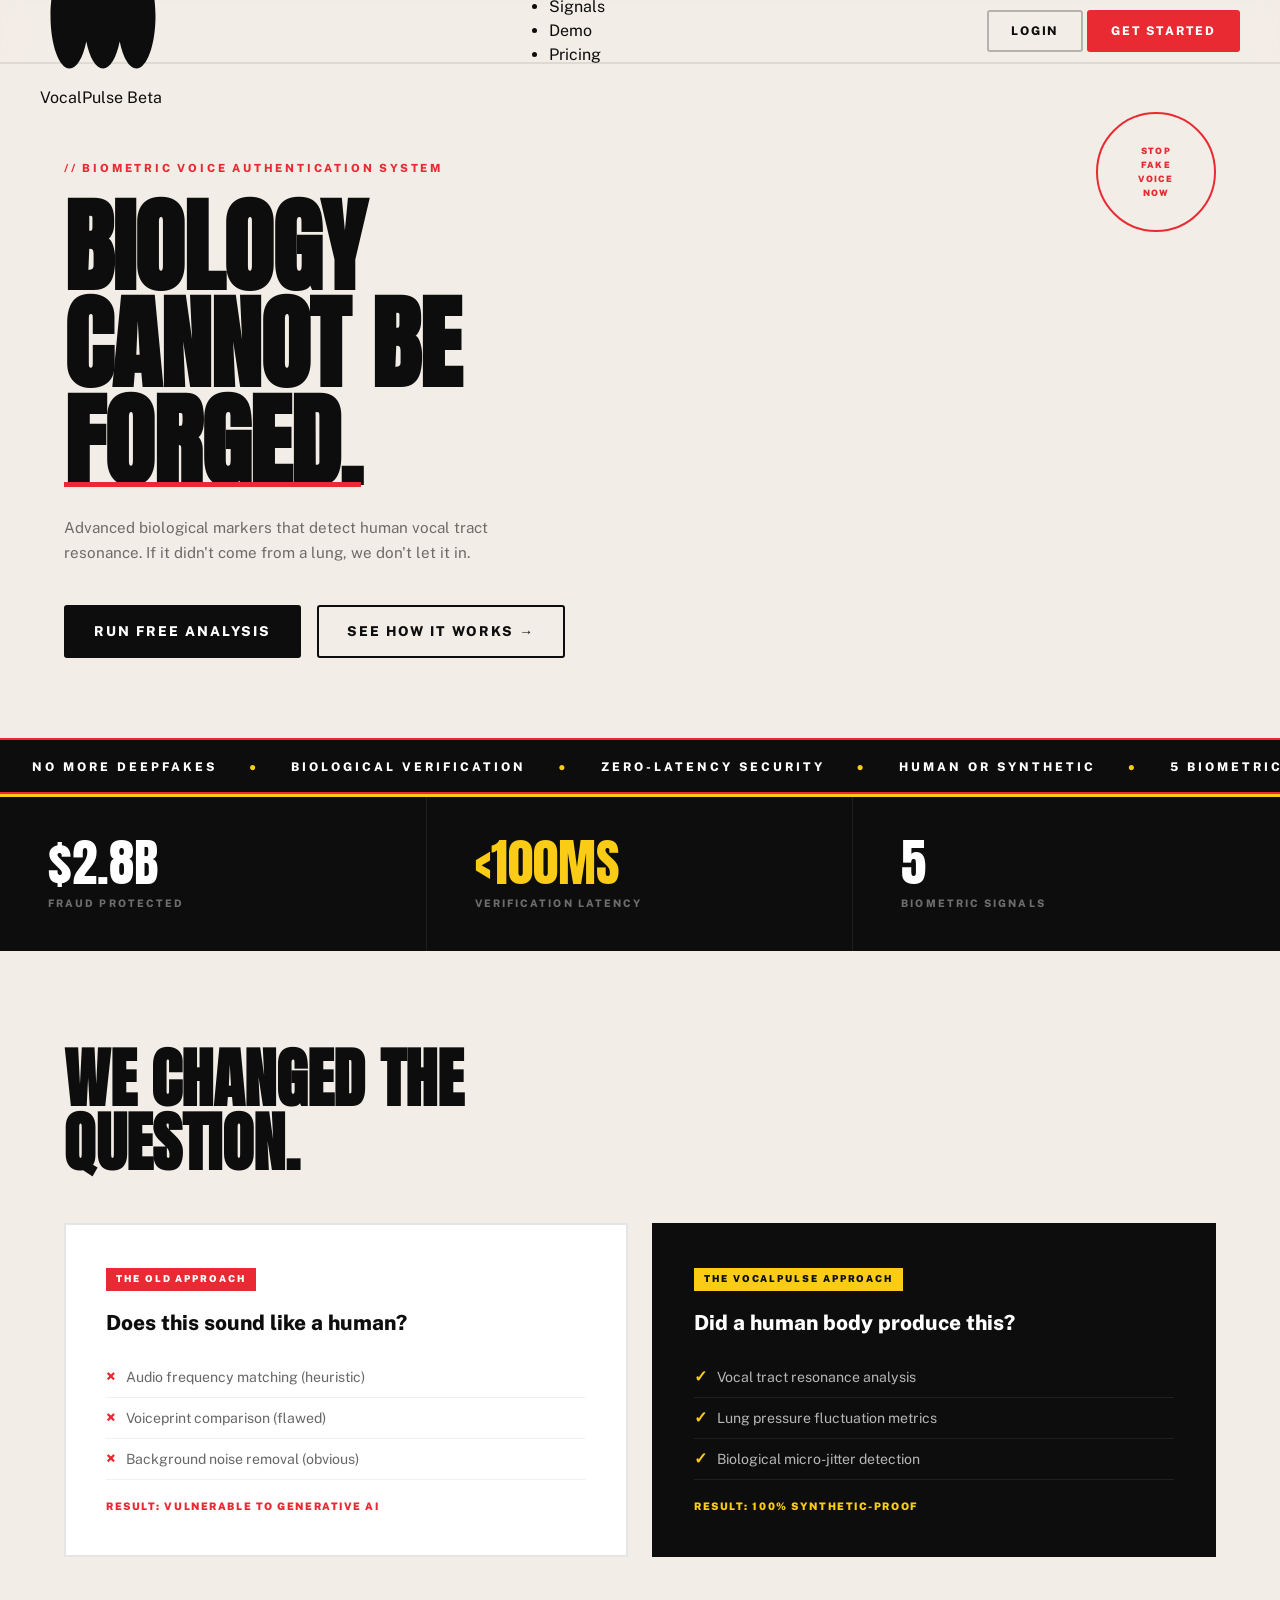
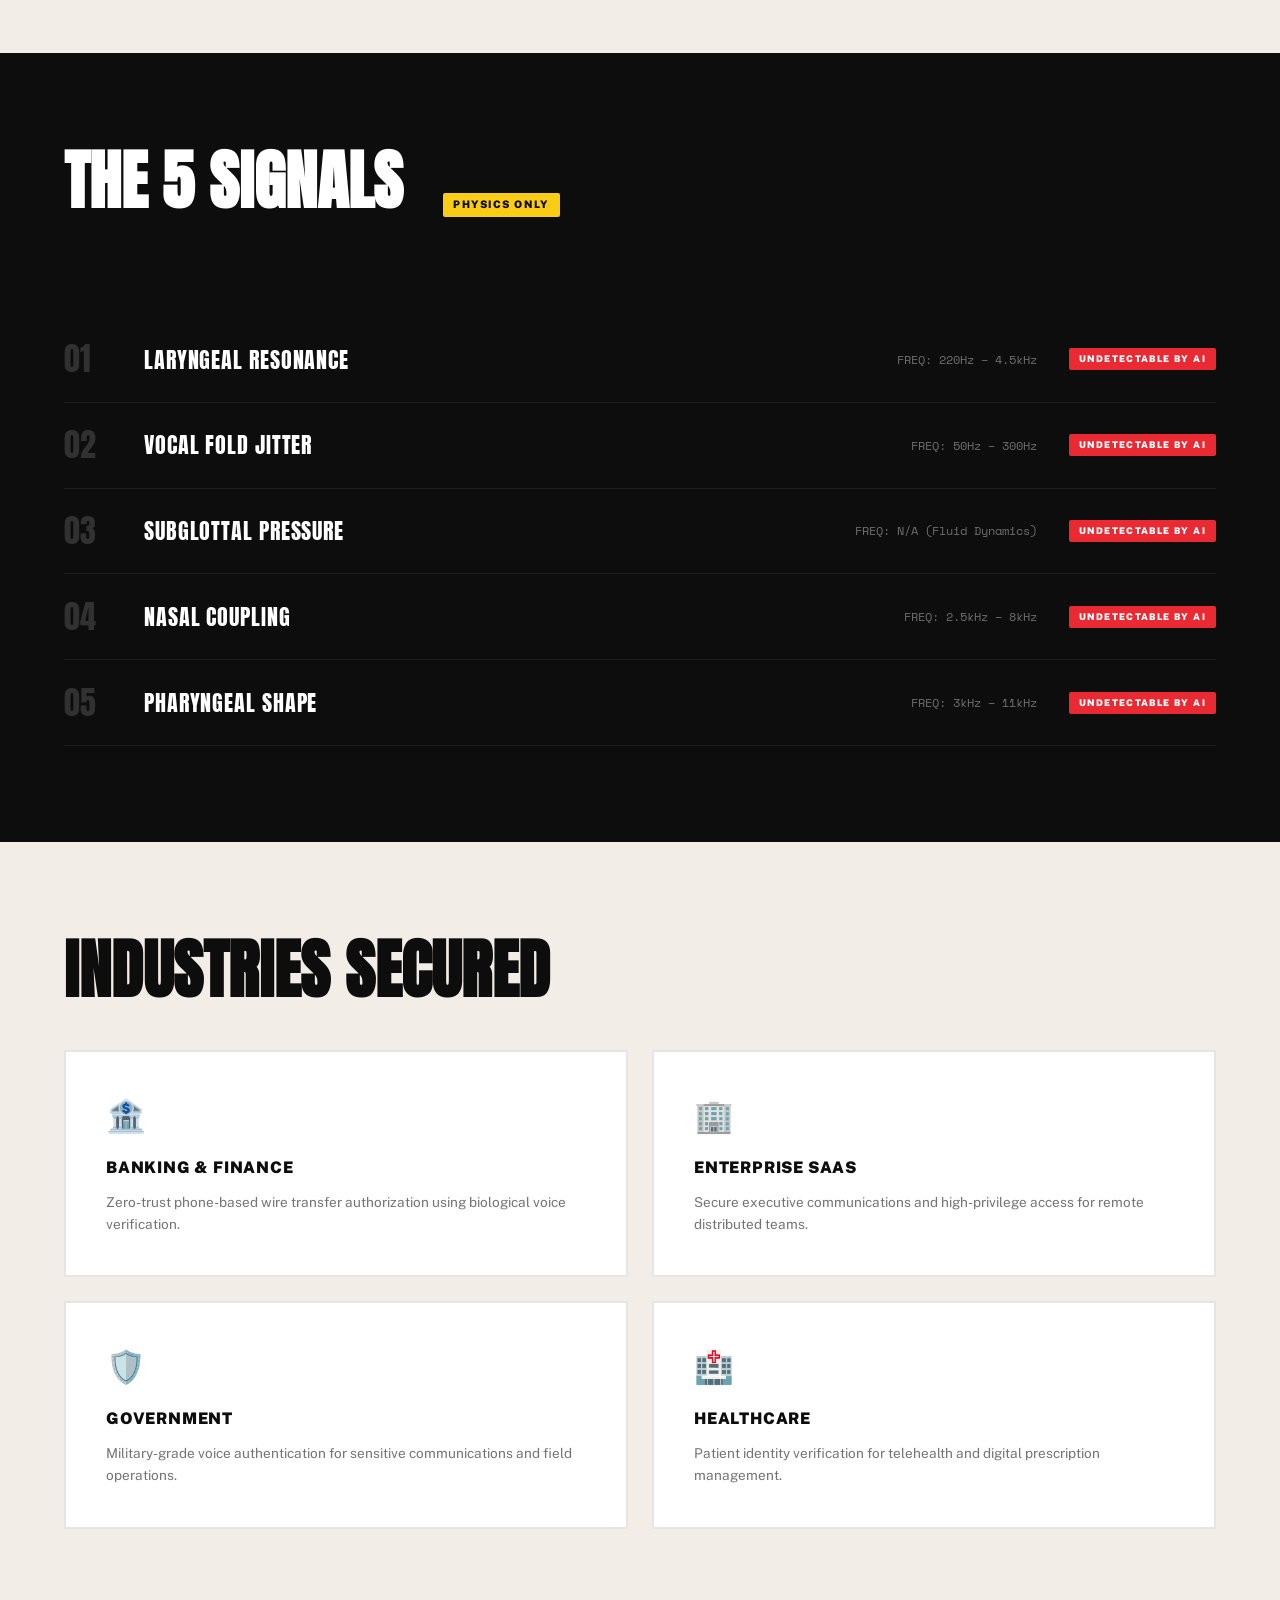
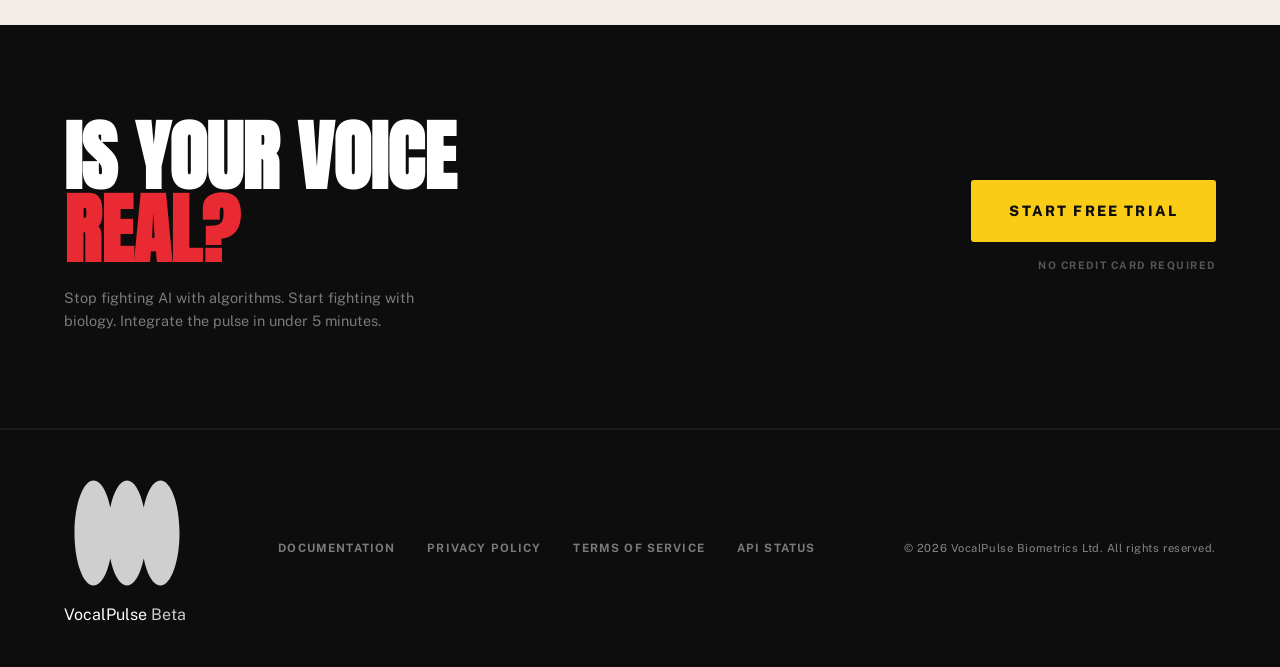
<file: index.html>
<!DOCTYPE html>
<html lang="en">
<head>
  <meta charset="UTF-8" />
  <meta name="viewport" content="width=device-width, initial-scale=1.0" />
  <title>VocalPulse — Biology Cannot Be Forged</title>
  <meta name="description" content="VocalPulse detects AI-generated voice through biological signals only real humans produce. Physiological tremor, breathing rhythm, neural precursor — impossible to fake." />
  <link rel="stylesheet" href="styles.css" />
  <style>
    /* ---- Landing Specific ---- */
    body { background: var(--color-cream); }

    /* Hero */
    .hero {
      padding: 6rem 4rem 5rem;
      position: relative;
      overflow: hidden;
    }
    .hero-eyebrow {
      font-size: 0.7rem;
      font-weight: 800;
      letter-spacing: 0.25em;
      text-transform: uppercase;
      color: var(--color-primary);
      margin-bottom: 1.4rem;
    }
    .hero-heading {
      font-family: var(--font-mono-display);
      font-size: clamp(3.5rem, 8vw, 7rem);
      line-height: 0.95;
      letter-spacing: -0.01em;
      text-transform: uppercase;
      max-width: 780px;
      position: relative;
      z-index: 1;
    }
    .hero-heading span.underline-red {
      position: relative;
      display: inline-block;
    }
    .hero-heading span.underline-red::after {
      content: '';
      position: absolute;
      left: 0; right: 0;
      bottom: 4px;
      height: 5px;
      background: var(--color-primary);
    }
    .hero-sub {
      max-width: 440px;
      font-size: 0.95rem;
      color: rgba(0,0,0,0.55);
      margin-top: 1.5rem;
      margin-bottom: 2.5rem;
      line-height: 1.65;
    }
    .hero-cta {
      display: flex;
      gap: 1rem;
      flex-wrap: wrap;
    }
    .hero-floater {
      position: absolute;
      top: 3rem;
      right: 4rem;
      border: 2px solid var(--color-primary);
      border-radius: 50%;
      width: 120px;
      height: 120px;
      display: flex;
      flex-direction: column;
      align-items: center;
      justify-content: center;
      text-align: center;
      padding: 1rem;
      animation: rotateFloat 12s linear infinite;
    }
    .hero-floater span {
      font-size: 0.55rem;
      font-weight: 900;
      letter-spacing: 0.15em;
      text-transform: uppercase;
      color: var(--color-primary);
      line-height: 1.6;
    }
    @keyframes rotateFloat {
      0%   { transform: rotate(0deg) translateY(0); }
      25%  { transform: rotate(90deg) translateY(-6px); }
      50%  { transform: rotate(180deg) translateY(0); }
      75%  { transform: rotate(270deg) translateY(-6px); }
      100% { transform: rotate(360deg) translateY(0); }
    }

    /* Stats Bar */
    .stats-bar {
      background: var(--color-black);
      display: grid;
      grid-template-columns: repeat(3, 1fr);
      border-top: 3px solid var(--color-yellow);
    }
    .stat-item {
      padding: 2.5rem 3rem;
      border-right: 1px solid rgba(255,255,255,0.08);
    }
    .stat-item:last-child { border-right: none; }
    .stat-number {
      font-family: var(--font-mono-display);
      font-size: 3.2rem;
      color: var(--color-white);
      line-height: 1;
      display: block;
    }
    .stat-number.yellow { color: var(--color-yellow); }
    .stat-label {
      font-size: 0.65rem;
      font-weight: 800;
      letter-spacing: 0.2em;
      text-transform: uppercase;
      color: rgba(255,255,255,0.4);
      margin-top: 0.5rem;
      display: block;
    }

    /* Approach Section */
    .approach {
      padding: 6rem 4rem;
    }
    .section-heading {
      font-family: var(--font-mono-display);
      font-size: clamp(2.2rem, 5vw, 4rem);
      text-transform: uppercase;
      line-height: 1;
      margin-bottom: 3rem;
    }
    .approach-grid {
      display: grid;
      grid-template-columns: 1fr 1fr;
      gap: 1.5rem;
    }
    .approach-card {
      padding: 2.5rem;
      border: 2px solid rgba(0,0,0,0.1);
    }
    .approach-card--old {
      background: white;
    }
    .approach-card--new {
      background: var(--color-black);
      color: white;
      border-color: transparent;
    }
    .approach-card-tag {
      font-size: 0.6rem;
      font-weight: 900;
      letter-spacing: 0.2em;
      text-transform: uppercase;
      margin-bottom: 1rem;
      padding: 4px 10px;
      display: inline-block;
    }
    .tag-old { background: var(--color-primary); color: white; }
    .tag-new { background: var(--color-yellow); color: var(--color-black); }
    .approach-card h3 {
      font-family: var(--font-display);
      font-weight: 800;
      font-size: 1.3rem;
      margin-bottom: 1.2rem;
    }
    .approach-list { list-style: none; }
    .approach-list li {
      font-size: 0.88rem;
      padding: 0.5rem 0;
      border-bottom: 1px solid rgba(0,0,0,0.06);
      display: flex;
      align-items: center;
      gap: 0.6rem;
      color: rgba(0,0,0,0.6);
    }
    .approach-card--new .approach-list li { border-color: rgba(255,255,255,0.08); color: rgba(255,255,255,0.7); }
    .approach-list li::before {
      content: '×';
      color: var(--color-primary);
      font-weight: 900;
      font-size: 1rem;
    }
    .approach-card--new .approach-list li::before {
      content: '✓';
      color: var(--color-yellow);
    }
    .approach-card-result {
      margin-top: 1.2rem;
      font-size: 0.65rem;
      font-weight: 900;
      letter-spacing: 0.15em;
      text-transform: uppercase;
    }
    .result-bad { color: var(--color-primary); }
    .result-good { color: var(--color-yellow); }

    /* Signals */
    .signals {
      background: var(--color-black);
      padding: 6rem 4rem;
    }
    .signals-header {
      display: flex;
      align-items: baseline;
      gap: 1.5rem;
      margin-bottom: 3.5rem;
    }
    .signals-header h2 { color: white; }
    .signal-row {
      display: grid;
      grid-template-columns: 3rem 1fr auto auto;
      align-items: center;
      gap: 1.5rem 2rem;
      padding: 1.6rem 0;
      border-bottom: 1px solid rgba(255,255,255,0.07);
      transition: var(--transition);
      cursor: default;
    }
    .signal-row:hover { background: rgba(255,255,255,0.03); padding-left: 1rem; }
    .signal-num {
      font-family: var(--font-mono-display);
      font-size: 2rem;
      color: rgba(255,255,255,0.15);
      line-height: 1;
    }
    .signal-name {
      font-family: var(--font-mono-display);
      font-size: 1.4rem;
      text-transform: uppercase;
      color: white;
      letter-spacing: 0.04em;
    }
    .signal-freq {
      font-family: var(--font-mono);
      font-size: 0.72rem;
      color: rgba(255,255,255,0.4);
      text-align: right;
      white-space: nowrap;
    }
    .signal-badge {
      font-size: 0.58rem;
      font-weight: 900;
      letter-spacing: 0.15em;
      text-transform: uppercase;
      background: var(--color-primary);
      color: white;
      padding: 4px 10px;
      border-radius: 2px;
      white-space: nowrap;
    }

    /* Industries */
    .industries {
      padding: 6rem 4rem;
      background: var(--color-cream);
    }
    .industries-grid {
      display: grid;
      grid-template-columns: 1fr 1fr;
      gap: 1.5rem;
      margin-top: 3rem;
    }
    .industry-card {
      padding: 2.5rem;
      border: 2px solid rgba(0,0,0,0.1);
      background: white;
      transition: var(--transition);
      position: relative;
      overflow: hidden;
    }
    .industry-card::before {
      content: '';
      position: absolute;
      left: 0; top: 0; bottom: 0;
      width: 4px;
      background: var(--color-primary);
      transform: scaleY(0);
      transition: transform 0.25s ease;
      transform-origin: bottom;
    }
    .industry-card:hover::before { transform: scaleY(1); }
    .industry-card:hover { transform: translateY(-3px); box-shadow: 0 12px 40px rgba(0,0,0,0.1); }
    .industry-icon {
      font-size: 2rem;
      margin-bottom: 1rem;
    }
    .industry-card h3 {
      font-family: var(--font-display);
      font-weight: 900;
      font-size: 1rem;
      letter-spacing: 0.05em;
      text-transform: uppercase;
      margin-bottom: 0.75rem;
    }
    .industry-card p {
      font-size: 0.85rem;
      color: rgba(0,0,0,0.55);
      line-height: 1.6;
    }

    /* CTA */
    .cta-section {
      background: var(--color-black);
      padding: 6rem 4rem;
      display: grid;
      grid-template-columns: 1fr auto;
      align-items: center;
      gap: 3rem;
    }
    .cta-heading {
      font-family: var(--font-mono-display);
      font-size: clamp(3rem, 6vw, 5.5rem);
      text-transform: uppercase;
      line-height: 0.95;
      color: white;
    }
    .cta-heading span { color: var(--color-primary); }
    .cta-sub {
      font-size: 0.9rem;
      color: rgba(255,255,255,0.45);
      margin-top: 1.2rem;
      max-width: 400px;
      line-height: 1.6;
    }
    .cta-right { display: flex; flex-direction: column; align-items: flex-end; gap: 1rem; }
    .cta-note {
      font-size: 0.65rem;
      font-weight: 700;
      letter-spacing: 0.15em;
      text-transform: uppercase;
      color: rgba(255,255,255,0.3);
    }

    /* Ticker inside signals */
    .signals-ticker {
      font-size: 0.65rem;
      font-weight: 900;
      letter-spacing: 0.15em;
      text-transform: uppercase;
      background: var(--color-yellow);
      color: var(--color-black);
      padding: 4px 10px;
      border-radius: 2px;
      margin-left: 1rem;
    }

    @media (max-width: 768px) {
      .hero { padding: 4rem 1.5rem; }
      .hero-floater { display: none; }
      .stats-bar { grid-template-columns: 1fr; }
      .approach-grid, .industries-grid { grid-template-columns: 1fr; }
      .cta-section { grid-template-columns: 1fr; }
      .cta-right { align-items: flex-start; }
      .signal-row { grid-template-columns: 2rem 1fr; }
      .signal-freq, .signal-badge { display: none; }
      .approach { padding: 4rem 1.5rem; }
      .signals { padding: 4rem 1.5rem; }
      .industries { padding: 4rem 1.5rem; }
      .cta-section { padding: 4rem 1.5rem; }
    }
  </style>
</head>
<body>

<!-- ======== NAV ======== -->
<nav class="nav nav--light">
  <div class="nav-logo">
    <svg class="nav-logo-icon" fill="none" viewBox="0 0 48 48" xmlns="http://www.w3.org/2000/svg">
      <path d="M36.7273 44C33.9891 44 31.6043 39.8386 30.3636 33.69C29.123 39.8386 26.7382 44 24 44C21.2618 44 18.877 39.8386 17.6364 33.69C16.3957 39.8386 14.0109 44 11.2727 44C7.25611 44 4 35.0457 4 24C4 12.9543 7.25611 4 11.2727 4C14.0109 4 16.3957 8.16144 17.6364 14.31C18.877 8.16144 21.2618 4 24 4C26.7382 4 29.123 8.16144 30.3636 14.31C31.6043 8.16144 33.9891 4 36.7273 4C40.7439 4 44 12.9543 44 24C44 35.0457 40.7439 44 36.7273 44Z" fill="currentColor"/>
    </svg>
    <span class="nav-logo-text">VocalPulse</span>
    <span class="nav-logo-badge">Beta</span>
  </div>
  <ul class="nav-links">
    <li><a href="#signals">Signals</a></li>
    <li><a href="#demo">Demo</a></li>
    <li><a href="#industries">Pricing</a></li>
  </ul>
  <div class="nav-actions">
    <a href="login.html" class="btn btn-outline" style="color: var(--color-black); border-color: rgba(0,0,0,0.25);">Login</a>
    <a href="login.html" class="btn btn-primary">Get Started</a>
  </div>
</nav>

<!-- ======== HERO ======== -->
<section class="hero" id="home">
  <p class="hero-eyebrow">// Biometric Voice Authentication System</p>
  <div class="hero-floater">
    <span>STOP<br/>FAKE<br/>VOICE<br/>NOW</span>
  </div>
  <h1 class="hero-heading fade-up">
    BIOLOGY<br/>CANNOT BE<br/><span class="underline-red">FORGED.</span>
  </h1>
  <p class="hero-sub fade-up">
    Advanced biological markers that detect human vocal tract resonance. If it didn't come from a lung, we don't let it in.
  </p>
  <div class="hero-cta fade-up">
    <a href="analysis.html" class="btn btn-dark" style="font-size: 0.85rem; padding: 14px 28px;">Run Free Analysis</a>
    <a href="#signals" class="btn btn-outline" style="font-size: 0.85rem; padding: 14px 28px;">See How It Works →</a>
  </div>
</section>

<!-- ======== MARQUEE ======== -->
<div class="marquee-wrapper">
  <div class="marquee-track">
    <span>No More Deepfakes</span><span class="dot">●</span>
    <span>Biological Verification</span><span class="dot">●</span>
    <span>Zero-Latency Security</span><span class="dot">●</span>
    <span>Human Or Synthetic</span><span class="dot">●</span>
    <span>5 Biometric Signals</span><span class="dot">●</span>
    <span>Edge Deployable</span><span class="dot">●</span>
    <span>Under 100ms Verdict</span><span class="dot">●</span>
    <!-- Duplicate for seamless loop -->
    <span>No More Deepfakes</span><span class="dot">●</span>
    <span>Biological Verification</span><span class="dot">●</span>
    <span>Zero-Latency Security</span><span class="dot">●</span>
    <span>Human Or Synthetic</span><span class="dot">●</span>
    <span>5 Biometric Signals</span><span class="dot">●</span>
    <span>Edge Deployable</span><span class="dot">●</span>
    <span>Under 100ms Verdict</span><span class="dot">●</span>
  </div>
</div>

<!-- ======== STATS BAR ======== -->
<section class="stats-bar">
  <div class="stat-item fade-up">
    <span class="stat-number">$2.8B</span>
    <span class="stat-label">Fraud Protected</span>
  </div>
  <div class="stat-item fade-up">
    <span class="stat-number yellow">&lt;100MS</span>
    <span class="stat-label">Verification Latency</span>
  </div>
  <div class="stat-item fade-up">
    <span class="stat-number">5</span>
    <span class="stat-label">Biometric Signals</span>
  </div>
</section>

<!-- ======== APPROACH ======== -->
<section class="approach" id="demo">
  <h2 class="section-heading fade-up">WE CHANGED THE<br/>QUESTION.</h2>
  <div class="approach-grid">
    <div class="approach-card approach-card--old fade-up">
      <span class="approach-card-tag tag-old">The Old Approach</span>
      <h3>Does this sound like a human?</h3>
      <ul class="approach-list">
        <li>Audio frequency matching (heuristic)</li>
        <li>Voiceprint comparison (flawed)</li>
        <li>Background noise removal (obvious)</li>
      </ul>
      <p class="approach-card-result result-bad">RESULT: VULNERABLE TO GENERATIVE AI</p>
    </div>
    <div class="approach-card approach-card--new fade-up">
      <span class="approach-card-tag tag-new">The VocalPulse Approach</span>
      <h3 style="color: white;">Did a human body produce this?</h3>
      <ul class="approach-list">
        <li>Vocal tract resonance analysis</li>
        <li>Lung pressure fluctuation metrics</li>
        <li>Biological micro-jitter detection</li>
      </ul>
      <p class="approach-card-result result-good">RESULT: 100% SYNTHETIC-PROOF</p>
    </div>
  </div>
</section>

<!-- ======== THE 5 SIGNALS ======== -->
<section class="signals" id="signals">
  <div class="signals-header">
    <h2 class="section-heading">THE 5 SIGNALS</h2>
    <span class="signals-ticker">Physics Only</span>
  </div>

  <div class="signal-row fade-up">
    <span class="signal-num">01</span>
    <span class="signal-name">Laryngeal Resonance</span>
    <span class="signal-freq">FREQ: 220Hz – 4.5kHz</span>
    <span class="signal-badge">Undetectable by AI</span>
  </div>
  <div class="signal-row fade-up">
    <span class="signal-num">02</span>
    <span class="signal-name">Vocal Fold Jitter</span>
    <span class="signal-freq">FREQ: 50Hz – 300Hz</span>
    <span class="signal-badge">Undetectable by AI</span>
  </div>
  <div class="signal-row fade-up">
    <span class="signal-num">03</span>
    <span class="signal-name">Subglottal Pressure</span>
    <span class="signal-freq">FREQ: N/A (Fluid Dynamics)</span>
    <span class="signal-badge">Undetectable by AI</span>
  </div>
  <div class="signal-row fade-up">
    <span class="signal-num">04</span>
    <span class="signal-name">Nasal Coupling</span>
    <span class="signal-freq">FREQ: 2.5kHz – 8kHz</span>
    <span class="signal-badge">Undetectable by AI</span>
  </div>
  <div class="signal-row fade-up">
    <span class="signal-num">05</span>
    <span class="signal-name">Pharyngeal Shape</span>
    <span class="signal-freq">FREQ: 3kHz – 11kHz</span>
    <span class="signal-badge">Undetectable by AI</span>
  </div>
</section>

<!-- ======== INDUSTRIES ======== -->
<section class="industries" id="industries">
  <h2 class="section-heading fade-up">INDUSTRIES SECURED</h2>
  <div class="industries-grid">
    <div class="industry-card fade-up">
      <div class="industry-icon">🏦</div>
      <h3>Banking &amp; Finance</h3>
      <p>Zero-trust phone-based wire transfer authorization using biological voice verification.</p>
    </div>
    <div class="industry-card fade-up">
      <div class="industry-icon">🏢</div>
      <h3>Enterprise SaaS</h3>
      <p>Secure executive communications and high-privilege access for remote distributed teams.</p>
    </div>
    <div class="industry-card fade-up">
      <div class="industry-icon">🛡️</div>
      <h3>Government</h3>
      <p>Military-grade voice authentication for sensitive communications and field operations.</p>
    </div>
    <div class="industry-card fade-up">
      <div class="industry-icon">🏥</div>
      <h3>Healthcare</h3>
      <p>Patient identity verification for telehealth and digital prescription management.</p>
    </div>
  </div>
</section>

<!-- ======== CTA ======== -->
<section class="cta-section">
  <div>
    <h2 class="cta-heading">IS YOUR VOICE<br/><span>REAL?</span></h2>
    <p class="cta-sub">Stop fighting AI with algorithms. Start fighting with biology. Integrate the pulse in under 5 minutes.</p>
  </div>
  <div class="cta-right">
    <a href="analysis.html" class="btn btn-yellow" style="font-size: 0.9rem; padding: 18px 36px;">Start Free Trial</a>
    <span class="cta-note">No credit card required</span>
  </div>
</section>

<!-- ======== FOOTER ======== -->
<footer class="footer">
  <div class="nav-logo" style="color: rgba(255,255,255,0.8);">
    <svg class="nav-logo-icon" fill="none" viewBox="0 0 48 48" xmlns="http://www.w3.org/2000/svg">
      <path d="M36.7273 44C33.9891 44 31.6043 39.8386 30.3636 33.69C29.123 39.8386 26.7382 44 24 44C21.2618 44 18.877 39.8386 17.6364 33.69C16.3957 39.8386 14.0109 44 11.2727 44C7.25611 44 4 35.0457 4 24C4 12.9543 7.25611 4 11.2727 4C14.0109 4 16.3957 8.16144 17.6364 14.31C18.877 8.16144 21.2618 4 24 4C26.7382 4 29.123 8.16144 30.3636 14.31C31.6043 8.16144 33.9891 4 36.7273 4C40.7439 4 44 12.9543 44 24C44 35.0457 40.7439 44 36.7273 44Z" fill="currentColor"/>
    </svg>
    <span class="nav-logo-text" style="color:white;">VocalPulse</span>
    <span class="nav-logo-badge">Beta</span>
  </div>
  <div class="footer-links">
    <a href="#">Documentation</a>
    <a href="#">Privacy Policy</a>
    <a href="#">Terms of Service</a>
    <a href="#">API Status</a>
  </div>
  <span class="footer-copy">© 2026 VocalPulse Biometrics Ltd. All rights reserved.</span>
</footer>

<script>
  // Fade-in on scroll
  const observer = new IntersectionObserver((entries) => {
    entries.forEach(e => {
      if (e.isIntersecting) {
        e.target.classList.add('visible');
        observer.unobserve(e.target);
      }
    });
  }, { threshold: 0.12 });

  document.querySelectorAll('.fade-up').forEach(el => observer.observe(el));
</script>
</body>
</html>
</file>
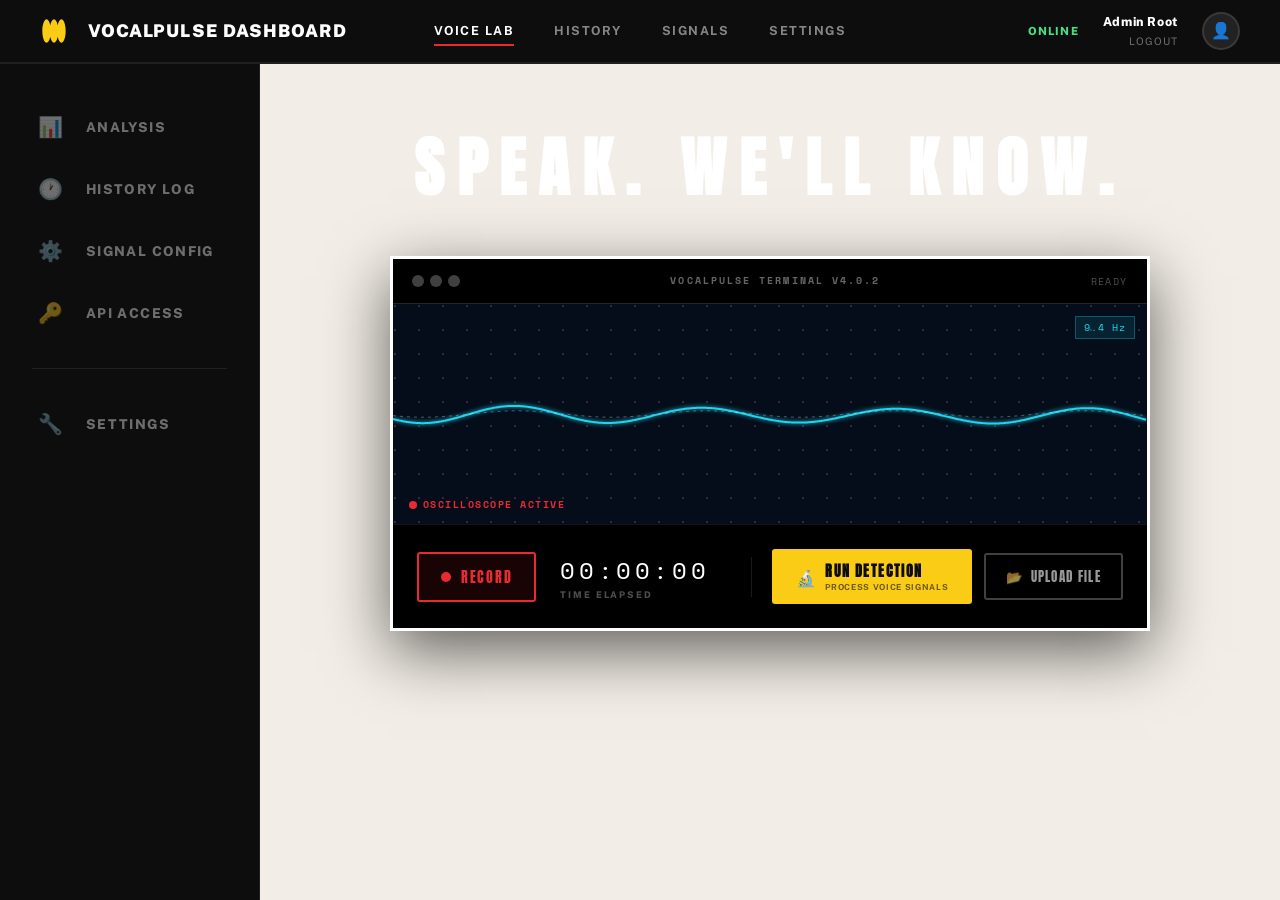
<file: analysis.html>
<!DOCTYPE html>
<html lang="en">

<head>
    <meta charset="UTF-8" />
    <meta name="viewport" content="width=device-width, initial-scale=1.0" />
    <title>VocalPulse — Voice Analysis Terminal</title>
    <meta name="description"
        content="Real-time voice fraud detection terminal. Record or upload audio for biological signal analysis." />
    <link rel="stylesheet" href="styles.css" />
    <style>
        /* Internal z-index overrides for Terminal elements if needed */
        .terminal-zone {
            display: flex;
            flex-direction: column;
            align-items: center;
            padding: 3.5rem 2rem 3rem;
            z-index: 10;
            position: relative;
        }

        .terminal-headline {
            font-family: var(--font-mono-display);
            font-size: clamp(2.5rem, 5vw, 4.5rem);
            text-transform: uppercase;
            letter-spacing: 0.2em;
            color: white;
            text-align: center;
            margin-bottom: 2.5rem;
        }

        /* ---- Terminal Card ---- */
        .terminal-card {
            width: 100%;
            max-width: 760px;
            border: 3px solid white;
            background: #000;
            box-shadow: 0 20px 60px rgba(0, 0, 0, 0.6);
        }

        .terminal-card-header {
            display: flex;
            align-items: center;
            justify-content: space-between;
            padding: 0.9rem 1.2rem;
            border-bottom: 1px solid rgba(255, 255, 255, 0.15);
        }

        .terminal-dots {
            display: flex;
            gap: 6px;
        }

        .terminal-dot {
            width: 12px;
            height: 12px;
            border-radius: 50%;
            background: rgba(255, 255, 255, 0.25);
        }

        .terminal-title {
            font-family: var(--font-mono);
            font-size: 0.65rem;
            font-weight: 700;
            letter-spacing: 0.2em;
            text-transform: uppercase;
            color: rgba(255, 255, 255, 0.4);
        }

        .terminal-status {
            font-family: var(--font-mono);
            font-size: 0.6rem;
            letter-spacing: 0.15em;
            color: rgba(255, 255, 255, 0.3);
        }

        /* ---- Oscilloscope ---- */
        .oscilloscope {
            position: relative;
            height: 220px;
            background: #050d1a;
            overflow: hidden;
            cursor: crosshair;
        }

        .osc-grid {
            position: absolute;
            inset: 0;
            opacity: 0.15;
            background-image: radial-gradient(circle at 2px 2px, white 1px, transparent 0);
            background-size: 24px 24px;
            pointer-events: none;
        }

        .osc-canvas {
            position: absolute;
            inset: 0;
            width: 100%;
            height: 100%;
        }

        .osc-label {
            position: absolute;
            bottom: 12px;
            left: 16px;
            display: flex;
            align-items: center;
            gap: 6px;
        }

        .osc-label-dot {
            width: 8px;
            height: 8px;
            border-radius: 50%;
            background: var(--color-primary);
        }

        .osc-label-text {
            font-family: var(--font-mono);
            font-size: 0.62rem;
            font-weight: 700;
            letter-spacing: 0.15em;
            text-transform: uppercase;
            color: var(--color-primary);
        }

        .osc-freq-badge {
            position: absolute;
            top: 12px;
            right: 12px;
            font-family: var(--font-mono);
            font-size: 0.6rem;
            background: rgba(34, 211, 238, 0.1);
            border: 1px solid rgba(34, 211, 238, 0.3);
            color: #22d3ee;
            padding: 3px 8px;
            letter-spacing: 0.1em;
        }

        /* ---- Terminal Controls ---- */
        .terminal-controls {
            background: #000;
            padding: 1.5rem;
            display: flex;
            align-items: center;
            justify-content: space-between;
            border-top: 1px solid rgba(255, 255, 255, 0.08);
        }

        .controls-left {
            display: flex;
            align-items: center;
            gap: 1.5rem;
        }

        .btn-record {
            display: flex;
            align-items: center;
            gap: 10px;
            padding: 12px 22px;
            border: 2px solid var(--color-primary);
            background: rgba(234, 42, 51, 0.1);
            color: var(--color-primary);
            font-family: var(--font-mono-display);
            font-size: 0.9rem;
            letter-spacing: 0.12em;
            text-transform: uppercase;
            border-radius: 3px;
            cursor: pointer;
            transition: var(--transition);
        }

        .btn-record:hover,
        .btn-record.recording {
            background: var(--color-primary);
            color: white;
        }

        .btn-record-dot {
            width: 10px;
            height: 10px;
            border-radius: 50%;
            background: currentColor;
        }

        .btn-record.recording .btn-record-dot {
            animation: pulse 0.8s ease-in-out infinite;
        }

        .timer-display {
            display: flex;
            flex-direction: column;
        }

        .timer-num {
            font-family: var(--font-mono);
            font-size: 1.5rem;
            color: white;
            letter-spacing: 0.15em;
        }

        .timer-label {
            font-size: 0.58rem;
            font-weight: 800;
            letter-spacing: 0.2em;
            text-transform: uppercase;
            color: rgba(255, 255, 255, 0.3);
        }

        .controls-right {
            display: flex;
            gap: 0.75rem;
            align-items: center;
        }

        .controls-divider {
            width: 1px;
            height: 40px;
            background: rgba(255, 255, 255, 0.1);
            margin: 0 0.5rem;
        }

        /* ---- RUN DETECTION button (distinct from nav/results) ---- */
        .btn-detect {
            display: flex;
            align-items: center;
            gap: 8px;
            padding: 12px 24px;
            background: #facc15;
            color: var(--color-black);
            font-family: var(--font-mono-display);
            font-size: 0.88rem;
            letter-spacing: 0.1em;
            text-transform: uppercase;
            border-radius: 3px;
            cursor: pointer;
            transition: var(--transition);
            border: none;
            position: relative;
        }

        .btn-detect-icon {
            font-size: 1rem;
            line-height: 1;
        }

        .btn-detect:hover {
            filter: brightness(1.1);
            transform: translateY(-1px);
            box-shadow: 0 6px 20px rgba(250, 204, 21, 0.3);
        }

        .btn-detect:disabled {
            opacity: 0.4;
            cursor: not-allowed;
            transform: none;
            box-shadow: none;
        }

        .btn-detect-label {
            display: flex;
            flex-direction: column;
            align-items: flex-start;
            gap: 1px;
        }

        .btn-detect-label .main {
            font-size: 0.85rem;
            font-weight: 900;
        }

        .btn-detect-label .sub {
            font-family: var(--font-display);
            font-size: 0.52rem;
            font-weight: 700;
            letter-spacing: 0.08em;
            opacity: 0.6;
            text-transform: uppercase;
        }

        .btn-upload {
            display: flex;
            align-items: center;
            gap: 7px;
            padding: 12px 20px;
            background: transparent;
            color: rgba(255, 255, 255, 0.6);
            border: 2px solid rgba(255, 255, 255, 0.25);
            font-family: var(--font-mono-display);
            font-size: 0.82rem;
            letter-spacing: 0.1em;
            text-transform: uppercase;
            border-radius: 3px;
            cursor: pointer;
            transition: var(--transition);
        }

        .btn-upload:hover {
            border-color: white;
            color: white;
        }

        /* ---- Analyze loader ---- */
        .analyze-loader {
            display: none;
            align-items: center;
            justify-content: center;
            gap: 1rem;
            padding: 2rem;
            color: rgba(255, 255, 255, 0.6);
            font-family: var(--font-mono);
            font-size: 0.75rem;
            letter-spacing: 0.1em;
        }

        .analyze-loader.show {
            display: flex;
        }

        .loader-bar {
            width: 200px;
            height: 4px;
            background: rgba(255, 255, 255, 0.1);
            border-radius: 2px;
            overflow: hidden;
        }

        .loader-fill {
            height: 100%;
            background: var(--color-yellow);
            border-radius: 2px;
            animation: loaderAnim 1.5s ease-in-out forwards;
        }

        @keyframes loaderAnim {
            0% {
                width: 0;
            }

            100% {
                width: 100%;
            }
        }

        /* ---- Results Section ---- */
        .results-section {
            display: grid;
            grid-template-columns: 42% 58%;
            min-height: 380px;
        }

        .results-section.hidden {
            display: none;
        }

        /* Verdict */
        .verdict-panel {
            background: #000;
            padding: 3rem;
            display: flex;
            flex-direction: column;
            justify-content: center;
            border-right: 3px solid var(--color-black);
        }

        .verdict-eyebrow {
            font-size: 0.6rem;
            font-weight: 900;
            letter-spacing: 0.4em;
            text-transform: uppercase;
            color: rgba(255, 255, 255, 0.35);
            margin-bottom: 0.8rem;
        }

        .verdict-word {
            font-family: var(--font-mono-display);
            font-size: 5rem;
            text-transform: uppercase;
            line-height: 1;
            margin-bottom: 1rem;
        }

        .verdict-human {
            color: var(--color-yellow);
        }

        .verdict-synthetic {
            color: var(--color-primary);
        }

        .verdict-score {
            display: flex;
            align-items: baseline;
            gap: 0.75rem;
            margin-bottom: 1.5rem;
        }

        .verdict-score-num {
            font-family: var(--font-display);
            font-size: 2.5rem;
            font-weight: 900;
            color: white;
        }

        .verdict-score-label {
            font-size: 0.62rem;
            font-weight: 800;
            letter-spacing: 0.18em;
            text-transform: uppercase;
            color: rgba(255, 255, 255, 0.35);
        }

        .verdict-bar {
            width: 100%;
            height: 22px;
            background: rgba(255, 255, 255, 0.08);
            padding: 3px;
        }

        .verdict-bar-fill {
            height: 100%;
            background: var(--color-yellow);
            position: relative;
            overflow: hidden;
            transition: width 1.2s ease;
        }

        .verdict-bar-fill.synthetic {
            background: var(--color-primary);
        }

        .verdict-bar-fill::after {
            content: '';
            position: absolute;
            inset: 0;
            background: repeating-linear-gradient(45deg, transparent, transparent 10px, rgba(0, 0, 0, 0.12) 10px, rgba(0, 0, 0,
                        0.12) 20px);
        }

        /* Signal Breakdown */
        .signals-panel {
            background: var(--color-cream);
            padding: 2.5rem;
            display: flex;
            flex-direction: column;
        }

        .signals-panel-header {
            display: flex;
            align-items: center;
            justify-content: space-between;
            margin-bottom: 1.5rem;
        }

        .signals-panel-title {
            font-family: var(--font-display);
            font-weight: 900;
            font-size: 1rem;
            letter-spacing: 0.03em;
        }

        .session-id {
            font-size: 0.62rem;
            font-weight: 700;
            letter-spacing: 0.1em;
            color: rgba(0, 0, 0, 0.35);
        }

        .signal-row-result {
            display: grid;
            grid-template-columns: 2rem 1fr auto auto;
            align-items: center;
            gap: 1rem;
            padding: 0.9rem 0.5rem;
            border-bottom: 1px solid rgba(0, 0, 0, 0.08);
            transition: var(--transition);
        }

        .signal-row-result:hover {
            background: rgba(0, 0, 0, 0.03);
        }

        .signal-row-result:last-child {
            border-bottom: none;
        }

        .sig-num {
            font-family: var(--font-mono-display);
            font-size: 1.4rem;
            color: rgba(0, 0, 0, 0.15);
            line-height: 1;
            transition: var(--transition);
        }

        .signal-row-result:hover .sig-num {
            color: var(--color-black);
        }

        .sig-info-name {
            font-size: 0.8rem;
            font-weight: 800;
            text-transform: uppercase;
            letter-spacing: 0.05em;
        }

        .sig-info-sub {
            font-size: 0.65rem;
            color: rgba(0, 0, 0, 0.4);
            margin-top: 1px;
        }

        .sig-value {
            font-family: var(--font-mono);
            font-size: 0.88rem;
            font-weight: 700;
            white-space: nowrap;
        }

        /* Panel Actions */
        .panel-actions {
            margin-top: auto;
            padding-top: 1.5rem;
            display: flex;
            gap: 1rem;
        }

        .btn-export {
            display: flex;
            align-items: center;
            gap: 6px;
            padding: 11px 20px;
            background: var(--color-black);
            color: white;
            font-family: var(--font-display);
            font-size: 0.72rem;
            font-weight: 800;
            letter-spacing: 0.12em;
            text-transform: uppercase;
            border-radius: 3px;
            border: none;
            cursor: pointer;
            transition: var(--transition);
        }

        .btn-export:hover {
            background: #2a2a2a;
        }

        .btn-again {
            padding: 11px 20px;
            background: transparent;
            color: var(--color-black);
            border: 2px solid var(--color-black);
            font-family: var(--font-display);
            font-size: 0.72rem;
            font-weight: 800;
            letter-spacing: 0.12em;
            text-transform: uppercase;
            border-radius: 3px;
            cursor: pointer;
            transition: var(--transition);
        }

        .btn-again:hover {
            background: var(--color-black);
            color: white;
        }

        /* Upload input hidden */
        #fileInput {
            display: none;
        }

        /* ---- AI Insight Panel ---- */
        .ai-insight-section {
            background: var(--color-black);
            border-top: 3px solid var(--color-yellow);
            padding: 0;
        }

        .ai-insight-section.hidden {
            display: none;
        }

        .ai-insight-inner {
            max-width: 1200px;
            margin: 0 auto;
            padding: 2.5rem 3rem;
        }

        .ai-header {
            display: flex;
            align-items: center;
            justify-content: space-between;
            margin-bottom: 2rem;
            flex-wrap: wrap;
            gap: 1rem;
        }

        .ai-header-left {
            display: flex;
            align-items: center;
            gap: 1rem;
        }

        .ai-logo {
            display: flex;
            align-items: center;
            gap: 6px;
            font-size: 0.62rem;
            font-weight: 900;
            letter-spacing: 0.2em;
            text-transform: uppercase;
            color: var(--color-yellow);
            border: 1px solid rgba(250, 204, 21, 0.3);
            padding: 4px 10px;
            border-radius: 2px;
        }

        .ai-logo-dot {
            width: 6px;
            height: 6px;
            border-radius: 50%;
            background: var(--color-yellow);
            animation: pulse 1.5s ease-in-out infinite;
        }

        .ai-title {
            font-family: var(--font-mono-display);
            font-size: 1.4rem;
            text-transform: uppercase;
            color: white;
            letter-spacing: 0.05em;
        }

        .ai-model-tag {
            font-size: 0.6rem;
            font-weight: 800;
            letter-spacing: 0.15em;
            text-transform: uppercase;
            color: rgba(255, 255, 255, 0.3);
        }

        .ai-grid {
            display: grid;
            grid-template-columns: 1fr 1fr;
            gap: 1.5rem;
        }

        .ai-card {
            background: rgba(255, 255, 255, 0.04);
            border: 1px solid rgba(255, 255, 255, 0.08);
            border-radius: 4px;
            padding: 1.8rem;
        }

        .ai-card-title {
            font-size: 0.62rem;
            font-weight: 900;
            letter-spacing: 0.2em;
            text-transform: uppercase;
            color: rgba(255, 255, 255, 0.35);
            margin-bottom: 1rem;
            display: flex;
            align-items: center;
            gap: 0.5rem;
        }

        .ai-explanation-text {
            font-family: var(--font-display);
            font-size: 0.95rem;
            line-height: 1.7;
            color: rgba(255, 255, 255, 0.85);
        }

        .ai-loading {
            display: flex;
            align-items: center;
            gap: 0.75rem;
            color: rgba(255, 255, 255, 0.4);
            font-size: 0.82rem;
            font-family: var(--font-mono);
        }

        .ai-spinner {
            width: 16px;
            height: 16px;
            border: 2px solid rgba(250, 204, 21, 0.2);
            border-top-color: var(--color-yellow);
            border-radius: 50%;
            animation: spin 0.8s linear infinite;
        }

        @keyframes spin {
            to {
                transform: rotate(360deg);
            }
        }

        /* Structured data pills */
        .ai-structured-grid {
            display: flex;
            flex-direction: column;
            gap: 0.75rem;
        }

        .ai-struct-row {
            display: flex;
            justify-content: space-between;
            align-items: center;
            padding: 0.6rem 0;
            border-bottom: 1px solid rgba(255, 255, 255, 0.06);
        }

        .ai-struct-key {
            font-size: 0.62rem;
            font-weight: 900;
            letter-spacing: 0.15em;
            text-transform: uppercase;
            color: rgba(255, 255, 255, 0.35);
        }

        .ai-struct-val {
            font-size: 0.82rem;
            font-weight: 700;
            color: white;
            text-align: right;
            max-width: 65%;
        }

        .ai-struct-val.yellow {
            color: var(--color-yellow);
        }

        .ai-struct-val.red {
            color: var(--color-primary);
        }

        /* Fraud intelligence card */
        .ai-fraud-card {
            border-color: rgba(234, 42, 51, 0.3);
            background: rgba(234, 42, 51, 0.06);
        }

        .ai-fraud-badge {
            font-size: 0.58rem;
            font-weight: 900;
            letter-spacing: 0.15em;
            text-transform: uppercase;
            background: var(--color-primary);
            color: white;
            padding: 2px 8px;
            border-radius: 2px;
        }

        .ai-severity-badge {
            font-size: 0.6rem;
            font-weight: 900;
            letter-spacing: 0.12em;
            text-transform: uppercase;
            padding: 3px 10px;
            border-radius: 2px;
        }

        .sev-low {
            background: #16a34a;
            color: white;
        }

        .sev-medium {
            background: #ca8a04;
            color: white;
        }

        .sev-high {
            background: var(--color-primary);
            color: white;
        }

        .sev-critical {
            background: #7f1d1d;
            color: var(--color-yellow);
        }

        /* Challenge card */
        .challenge-section {
            padding: 2rem 3rem;
            border-top: 1px solid rgba(255, 255, 255, 0.06);
            max-width: 1200px;
            margin: 0 auto;
        }

        .challenge-bar {
            display: flex;
            align-items: center;
            gap: 1.5rem;
            flex-wrap: wrap;
        }

        .challenge-card-display {
            flex: 1;
            background: rgba(255, 255, 255, 0.04);
            border: 1px solid rgba(255, 255, 255, 0.1);
            border-radius: 4px;
            padding: 1.2rem 1.8rem;
            font-family: var(--font-mono-display);
            font-size: 1.2rem;
            color: white;
            min-height: 56px;
            display: flex;
            align-items: center;
        }

        .challenge-card-display.loading-text {
            font-family: var(--font-mono);
            font-size: 0.78rem;
            color: rgba(255, 255, 255, 0.35);
        }

        .btn-challenge {
            display: flex;
            align-items: center;
            gap: 8px;
            padding: 12px 22px;
            background: transparent;
            border: 2px solid rgba(250, 204, 21, 0.4);
            color: var(--color-yellow);
            font-family: var(--font-mono-display);
            font-size: 0.82rem;
            letter-spacing: 0.1em;
            text-transform: uppercase;
            border-radius: 3px;
            cursor: pointer;
            transition: var(--transition);
        }

        .btn-challenge:hover {
            background: rgba(250, 204, 21, 0.1);
            border-color: var(--color-yellow);
        }

        .challenge-meta {
            font-size: 0.62rem;
            font-weight: 700;
            letter-spacing: 0.12em;
            text-transform: uppercase;
            color: rgba(255, 255, 255, 0.25);
        }

        @media (max-width: 768px) {
            .ai-grid {
                grid-template-columns: 1fr;
            }

            .ai-insight-inner {
                padding: 2rem 1.5rem;
            }

            .challenge-section {
                padding: 1.5rem;
            }
        }
    </style>
</head>

<body class="dash-body">
    <!--========NAV========-->
    <header class="dash-topnav">
        <div class="dash-topnav-left"><svg class="dash-logo-icon" fill="none" viewBox="0 0 48 48"
                xmlns="http://www.w3.org/2000/svg">
                <path
                    d="M36.7273 44C33.9891 44 31.6043 39.8386 30.3636 33.69C29.123 39.8386 26.7382 44 24 44C21.2618 44 18.877 39.8386 17.6364 33.69C16.3957 39.8386 14.0109 44 11.2727 44C7.25611 44 4 35.0457 4 24C4 12.9543 7.25611 4 11.2727 4C14.0109 4 16.3957 8.16144 17.6364 14.31C18.877 8.16144 21.2618 4 24 4C26.7382 4 29.123 8.16144 30.3636 14.31C31.6043 8.16144 33.9891 4 36.7273 4C40.7439 4 44 12.9543 44 24C44 35.0457 40.7439 44 36.7273 44Z"
                    fill="currentColor" />
            </svg>
            <div class="dash-logo-text">VocalPulse Dashboard</div>
        </div>
        <nav class="dash-topnav-links"><a href="analysis.html" class="active">Voice Lab</a><a
                href="history.html">History</a><a href="signals.html">Signals</a><a href="settings.html">Settings</a>
        </nav>
        <div class="dash-topnav-right">
            <div class="online-indicator"><span class="online-dot pulse"></span>Online </div>
            <div class="dash-user"><span class="dash-user-name">Admin Root</span><a href="login.html"
                    class="dash-user-logout">Logout</a></div>
            <div class="dash-avatar">👤</div>
        </div>
    </header>
    <!-- Unified Sidebar -->
    <aside class="dash-sidebar">
        <nav class="sidebar-nav">
            <div class="sidebar-item" onclick="window.location.href='dashboard.html'"><span
                    class="sidebar-icon">📊</span>Analysis </div>
            <div class="sidebar-item" onclick="window.location.href='history.html'"><span
                    class="sidebar-icon">🕐</span>History Log </div>
            <div class="sidebar-item" onclick="window.location.href='signals.html'"><span
                    class="sidebar-icon">⚙️</span>Signal Config </div>
            <div class="sidebar-item" onclick="setActive(this)"><span class="sidebar-icon">🔑</span>API Access
            </div>
            <div class="sidebar-divider"></div>
            <div class="sidebar-item" onclick="window.location.href='settings.html'"><span
                    class="sidebar-icon">🔧</span>Settings </div>
        </nav>
    </aside>
    <!-- Transition Wrapper to match shell padding -->
    <main class="dash-main-legacy-wrapper" style="margin-top: 0;">
        <!--========TERMINAL ZONE========-->
        <section class="terminal-zone">
            <h1 class="terminal-headline">SPEAK. WE'LL KNOW.</h1>

            <div class="terminal-card">
                <!-- Card Header -->
                <div class="terminal-card-header">
                    <div class="terminal-dots">
                        <div class="terminal-dot"></div>
                        <div class="terminal-dot"></div>
                        <div class="terminal-dot"></div>
                    </div><span class="terminal-title">VocalPulse Terminal v4.0.2</span><span class="terminal-status"
                        id="termStatus">READY</span>
                </div>
                <!-- Oscilloscope -->
                <div class="oscilloscope" id="oscilloscope">
                    <div class="osc-grid"></div><canvas class="osc-canvas" id="waveCanvas"></canvas>
                    <div class="osc-label">
                        <div class="osc-label-dot pulse" id="oscDot"></div><span class="osc-label-text"
                            id="oscLabel">Oscilloscope Active</span>
                    </div><span class="osc-freq-badge" id="oscFreq">9.4 Hz</span>
                </div>
                <!-- Controls -->
                <div class="terminal-controls">
                    <div class="controls-left"><button class="btn-record" id="recordBtn" onclick="toggleRecord()"><span
                                class="btn-record-dot"></span><span id="recordLabel">Record</span></button>
                        <div class="timer-display"><span class="timer-num" id="timerDisplay">00:00:00</span><span
                                class="timer-label">Time Elapsed</span></div>
                    </div>
                    <div class="controls-right">
                        <div class="controls-divider"></div>
                        <!-- RUN DETECTION: runs the biological signal analysis on
                                                        recorded/uploaded audio --><button class="btn-detect"
                            id="analyzeBtn" onclick="runAnalysis()"><span class="btn-detect-icon">🔬</span><span
                                class="btn-detect-label"><span class="main">Run
                                    Detection</span><span class="sub">Process voice
                                    signals</span></span></button>
                        <!-- UPLOAD: load an audio file instead of recording live -->
                        <button class="btn-upload"
                            onclick="document.getElementById('fileInput').click()"><span>📂</span>Upload
                            File </button><input type="file" id="fileInput" accept="audio/*"
                            onchange="handleUpload(this)" />
                    </div>
                </div>
                <!-- Analyze loader -->
                <div class="analyze-loader" id="analyzeLoader">
                    <div class="loader-bar">
                        <div class="loader-fill" id="loaderFill"></div>
                    </div><span>Processing biological signals...</span>
                </div>
            </div>
        </section>
        <!--========AI INSIGHT PANEL (Qwen / Featherless)========-->
        <section class="ai-insight-section hidden" id="aiInsightSection">
            <div class="ai-insight-inner">
                <div class="ai-header">
                    <div class="ai-header-left">
                        <div class="ai-logo">
                            <div class="ai-logo-dot"></div>Qwen AI Analyst
                        </div>
                        <div>
                            <div class="ai-title"> // AI INSIGHT</div>
                            <div class="ai-model-tag">Powered by Featherless AI &mdash;
                                Qwen 2.5-7B-Instruct</div>
                        </div>
                    </div><span class="ai-model-tag" id="aiLangBadge">LANGUAGE: ENGLISH</span>
                </div>
                <div class="ai-grid" id="aiGrid">
                    <!-- Explanation card -->
                    <div class="ai-card" id="aiExplainCard">
                        <div class="ai-card-title">🧠 Natural Language Explanation</div>
                        <div class="ai-loading" id="aiExplainLoading">
                            <div class="ai-spinner"></div>Qwen is analyzing the biomarker
                            results...
                        </div>
                        <div class="ai-explanation-text" id="aiExplainText" style="display:none"></div>
                    </div>
                    <!-- Structured insight card -->
                    <div class="ai-card" id="aiStructuredCard">
                        <div class="ai-card-title">📊 Structured Analysis</div>
                        <div class="ai-loading" id="aiStructLoading">
                            <div class="ai-spinner"></div>Extracting structured data...
                        </div>
                        <div class="ai-structured-grid" id="aiStructGrid" style="display:none"></div>
                    </div>
                </div>
                <!-- Fraud intelligence card — only shown if SYNTHETIC -->
                <div class="ai-card ai-fraud-card hidden" id="aiFraudCard" style="margin-top:1.5rem">
                    <div class="ai-card-title">🚨 Fraud Intelligence Report <span class="ai-fraud-badge">Synthetic
                            Detected</span></div>
                    <div class="ai-loading" id="aiFraudLoading">
                        <div class="ai-spinner"></div>Analyzing attack pattern...
                    </div>
                    <div id="aiFraudContent" style="display:none">
                        <div class="ai-structured-grid">
                            <div class="ai-struct-row"><span class="ai-struct-key">Attack
                                    Type</span><span class="ai-struct-val" id="fraudAttack"></span></div>
                            <div class="ai-struct-row"><span class="ai-struct-key">Severity</span><span
                                    id="fraudSeverity"></span></div>
                            <div class="ai-struct-row"><span class="ai-struct-key">Recommended
                                    Action</span><span class="ai-struct-val" id="fraudAction"></span></div>
                            <div class="ai-struct-row" style="border:none"><span class="ai-struct-key">Analysis</span>
                            </div>
                        </div>
                        <p style="color:rgba(255,255,255,0.7);font-size:0.88rem;line-height:1.6;margin-top:0.5rem;"
                            id="fraudAnalysis"></p>
                    </div>
                </div>
            </div>
            <!-- Challenge Generator -->
            <div class="challenge-section" id="challengeSection">
                <div class="challenge-bar">
                    <div>
                        <div
                            style="font-size:0.65rem;font-weight:900;letter-spacing:0.18em;text-transform:uppercase;color:rgba(255,255,255,0.35);margin-bottom:0.4rem;">
                            🎯 Cognitive Challenge Generator</div>
                        <div class="challenge-card-display" id="challengeDisplay">Click "Get
                            Challenge" to generate an AI-powered authentication prompt</div>
                    </div>
                    <div style="display:flex;flex-direction:column;gap:0.75rem;align-items:flex-end;">
                        <div style="display:flex;gap:0.75rem;"><select id="challengeDifficulty"
                                style="background:#1a1a1a;border:1px solid rgba(255,255,255,0.15);color:rgba(255,255,255,0.7);padding:8px 12px;border-radius:3px;font-size:0.72rem;font-weight:700;letter-spacing:0.1em;text-transform:uppercase;">
                                <option value="easy">Easy</option>
                                <option value="medium" selected>Medium</option>
                                <option value="hard">Hard</option>
                            </select><select id="challengeLang"
                                style="background:#1a1a1a;border:1px solid rgba(255,255,255,0.15);color:rgba(255,255,255,0.7);padding:8px 12px;border-radius:3px;font-size:0.72rem;font-weight:700;letter-spacing:0.1em;text-transform:uppercase;">
                                <option value="english">English</option>
                                <option value="tamil">Tamil</option>
                                <option value="malayalam">Malayalam</option>
                                <option value="hindi">Hindi</option>
                            </select></div><button class="btn-challenge" onclick="getChallenge()">⚡ Get Challenge
                        </button>
                        <div class="challenge-meta" id="challengeMeta"></div>
                    </div>
                </div>
            </div>
        </section>
        <section class="results-section hidden" id="resultsSection">
            < !-- Verdict -->
                <div class="verdict-panel">
                    <p class="verdict-eyebrow">Verification Verdict</p>
                    <div class="verdict-word verdict-human" id="verdictWord">HUMAN</div>
                    <div class="verdict-score"><span class="verdict-score-num" id="verdictScore">97.4%</span><span
                            class="verdict-score-label">Confidence Score</span></div>
                    <div class="verdict-bar">
                        <div class="verdict-bar-fill" id="verdictBar" style="width:0%"></div>
                    </div>
                </div>
                < !-- Signal Breakdown -->
                    <div class="signals-panel">
                        <div class="signals-panel-header"><span class="signals-panel-title"> //
                                SIGNAL ANALYSIS</span>
                            <span class="session-id" id="sessionId">SESSION ID: —</span>
                        </div>
                        <div id="signalResults">
                            < !-- JS Populated -->
                        </div>
                        <div class="panel-actions"><button class="btn-export" onclick="exportReport()">⬇ Export
                                Report</button>
                            < !-- NEW SESSION: clears results and returns to recording view -->
                                <button class="btn-again" onclick="resetAnalysis()">🔄 New
                                    Session</button>
                        </div>
                    </div>
        </section>
        <script> // ---- Oscilloscope Canvas ----
            const canvas = document.getElementById('waveCanvas');
            const ctx = canvas.getContext('2d');
            let animFrame;
            let isRecording = false;
            let phase = 0;

            function resizeCanvas() {
                canvas.width = canvas.offsetWidth;
                canvas.height = canvas.offsetHeight;
            }

            resizeCanvas();
            window.addEventListener('resize', resizeCanvas);

            function drawWave(active) {
                ctx.clearRect(0, 0, canvas.width, canvas.height);
                const W = canvas.width,
                    H = canvas.height;
                const mid = H / 2;

                // Amplitude based on recording state
                const amp = active ? 45 + Math.sin(Date.now() / 400) * 20 : 8;
                const tremAmp = active ? 4 : 1;

                // Main cyan wave (biological)
                ctx.beginPath();
                ctx.strokeStyle = '#22d3ee';
                ctx.lineWidth = 2;
                ctx.shadowColor = '#22d3ee';
                ctx.shadowBlur = active ? 10 : 4;

                for (let x = 0; x < W; x++) {
                    const t = (x / W) * Math.PI * 8 + phase;
                    const tremor = Math.sin(t * 1.2) * tremAmp;
                    const breath = Math.sin(t * 0.05) * (amp * 0.3);
                    const y = mid + Math.sin(t) * amp + tremor + breath;
                    x === 0 ? ctx.moveTo(x, y) : ctx.lineTo(x, y);
                }

                ctx.stroke();
                ctx.shadowBlur = 0;

                // White dashed reference
                ctx.beginPath();
                ctx.strokeStyle = 'rgba(255,255,255,0.3)';
                ctx.lineWidth = 1;
                ctx.setLineDash([3, 4]);

                for (let x = 0; x < W; x++) {
                    const t = (x / W) * Math.PI * 8 + phase;
                    const y = mid + Math.sin(t) * (amp * 0.4);
                    x === 0 ? ctx.moveTo(x, y) : ctx.lineTo(x, y);
                }

                ctx.stroke();
                ctx.setLineDash([]);

                phase += active ? 0.06 : 0.008;
                animFrame = requestAnimationFrame(() => drawWave(active));
            }

            drawWave(false);

            // ---- Recording ----
            let timer = 0,
                timerInterval;

            function toggleRecord() {
                isRecording = !isRecording;
                const btn = document.getElementById('recordBtn');
                const label = document.getElementById('recordLabel');
                const status = document.getElementById('termStatus');
                const oscLabel = document.getElementById('oscLabel');

                if (isRecording) {
                    btn.classList.add('recording');
                    label.textContent = 'Stop';
                    status.textContent = 'RECORDING';
                    oscLabel.textContent = 'Live Capture Active';
                    cancelAnimationFrame(animFrame);
                    drawWave(true);

                    timerInterval = setInterval(() => {
                        timer++;
                        document.getElementById('timerDisplay').textContent = formatTime(timer);
                        // Randomly update freq display
                        const hz = (8.5 + Math.random() * 2).toFixed(1);
                        document.getElementById('oscFreq').textContent = hz + ' Hz';
                    }

                        , 1000);
                }

                else {
                    btn.classList.remove('recording');
                    label.textContent = 'Record';
                    status.textContent = 'READY';
                    oscLabel.textContent = 'Oscilloscope Active';
                    clearInterval(timerInterval);
                    cancelAnimationFrame(animFrame);
                    drawWave(false);
                }
            }

            function formatTime(s) {
                const h = Math.floor(s / 3600).toString().padStart(2, '0');
                const m = Math.floor((s % 3600) / 60).toString().padStart(2, '0');
                const sec = (s % 60).toString().padStart(2, '0');

                return `$ {
                h
            }

            :$ {
                m
            }

            :$ {
                sec
            }

            `;
            }

            // ---- Analysis ----
            // ---- Analysis API Connection ----
            let currentSignalData = [];

            async function runAnalysis() {
                if (isRecording) toggleRecord();

                const loader = document.getElementById('analyzeLoader');
                const results = document.getElementById('resultsSection');
                const aiSection = document.getElementById('aiInsightSection');
                const status = document.getElementById('termStatus');

                status.textContent = 'ANALYZING (QWEN AI)...';
                loader.classList.add('show');
                results.classList.add('hidden');
                aiSection.classList.add('hidden');

                const fill = document.getElementById('loaderFill');
                fill.style.animation = 'none';
                fill.offsetHeight;
                fill.style.animation = 'loaderAnim 1.8s ease-in-out forwards';

                try {
                    // Determine if this is a live recording or an upload
                    const isUploaded = status.textContent.includes('FILE LOADED');

                    const payload = {

                        duration_sec: Math.max(3.0, timer),
                        language: "english",
                        // Defaulting to english for now
                        signal_hints: {
                            freq_hz: parseFloat(document.getElementById('oscFreq').textContent) || 9.4,
                            has_tremor: true,
                            has_breath: true,
                            has_precursor: true,
                            is_uploaded: isUploaded
                        }
                    }

                        ;

                    const response = await fetch('http://localhost:8000/api/detect', {

                        method: 'POST',
                        headers: {
                            'Content-Type': 'application/json'
                        }

                        ,
                        body: JSON.stringify(payload)
                    });

                    if (!response.ok) throw new Error('API Error');

                    const data = await response.json();

                    loader.classList.remove('show');
                    status.textContent = 'COMPLETE';
                    showResults(data);
                    showAIResults(data);

                }

                catch (err) {
                    console.error("API Error:", err);
                    status.textContent = 'ERROR: BACKEND OFFLINE';
                    loader.classList.remove('show');
                }
            }

            function showResults(data) {
                const isHuman = data.is_authentic;
                const confidence = (data.authenticity_score * 100).toFixed(1);
                const sessionId = 'VP-' + Math.floor(Math.random() * 900 + 100) + '-' + Math.floor(Math.random() * 90 + 10) + 'A';

                document.getElementById('sessionId').textContent = 'SESSION ID: ' + sessionId;
                document.getElementById('verdictWord').textContent = data.verdict;
                document.getElementById('verdictWord').className = 'verdict-word ' + (isHuman ? 'verdict-human' : 'verdict-synthetic');
                document.getElementById('verdictScore').textContent = confidence + '%';

                const bar = document.getElementById('verdictBar');
                bar.className = 'verdict-bar-fill' + (isHuman ? '' : ' synthetic');
                bar.style.width = '0%';

                setTimeout(() => {
                    bar.style.width = confidence + '%';
                }

                    , 100);

                // Format biomarkers for the UI
                currentSignalData = [{
                    num: '01', name: 'Vocal Micro-Tremor', sub: 'Biological frequency variance', value: data.biomarkers.tremor.hz_peak.toFixed(1) + ' Hz', status: data.biomarkers.tremor.is_human ? 'detected' : 'missing'
                }

                    ,
                {
                    num: '02', name: 'Breath Cycle Sync', sub: 'Diaphragmatic rhythm consistency', value: data.biomarkers.respiratory.rhythm_hz.toFixed(2) + ' Hz', status: data.biomarkers.respiratory.is_human ? 'detected' : 'missing'
                }

                    ,
                {
                    num: '03', name: 'Neural Precursor', sub: 'Muscle pre-activation delay', value: Math.round(data.biomarkers.precursor.delay_ms) + ' ms', status: data.biomarkers.precursor.is_live_human ? 'detected' : 'missing'
                }

                    ,
                {
                    num: '04', name: 'Latency Jitter', sub: 'Fundamental frequency variance', value: (data.biomarkers.jitter.value * 100).toFixed(2) + '%', status: data.biomarkers.jitter.is_human ? 'detected' : 'missing'
                }

                    ,
                {
                    num: '05', name: 'Amplitude Shimmer', sub: 'Biological loudness imperfection', value: (data.biomarkers.shimmer.value * 100).toFixed(2) + '%', status: data.biomarkers.shimmer.is_human ? 'detected' : 'missing'
                }

                    ,
                ];

                const container = document.getElementById('signalResults');
                container.innerHTML = '';

                currentSignalData.forEach(s => {
                    const badgeClass = s.status === 'detected' ? 'badge-detected' : 'badge-missing';

                    container.innerHTML += ` <div class="signal-row-result" > <span class="sig-num" >$ {
                    s.num
                }

                </span> <div> <div class="sig-info-name" >$ {
                    s.name
                }

                </div> <div class="sig-info-sub" >$ {
                    s.sub
                }

                </div> </div> <span class="sig-value" >$ {
                    s.value
                }

                </span> <span class="status-badge ${badgeClass}" >$ {
                    s.status.toUpperCase()
                }

                </span> </div>`;
                });

                const results = document.getElementById('resultsSection');
                results.classList.remove('hidden');
            }

            function showAIResults(data) {
                const aiSection = document.getElementById('aiInsightSection');
                aiSection.classList.remove('hidden');

                // Header language badge
                document.getElementById('aiLangBadge').textContent = 'LANGUAGE: ' + (data.ai_language || 'ENGLISH').toUpperCase();

                // Explanation
                if (data.ai_explanation) {
                    document.getElementById('aiExplainLoading').style.display = 'none';
                    const el = document.getElementById('aiExplainText');
                    el.textContent = data.ai_explanation;
                    el.style.display = 'block';
                }

                // Structured Insight
                if (data.ai_structured) {
                    document.getElementById('aiStructLoading').style.display = 'none';
                    const grid = document.getElementById('aiStructGrid');
                    const confColor = data.is_authentic ? 'yellow' : 'red';

                    grid.innerHTML = ` <div class="ai-struct-row"><span class="ai-struct-key">Verdict Summary</span><span class="ai-struct-val ${confColor}">$ {
                    data.ai_structured.verdict_summary || data.verdict
                }

                </span></div><div class="ai-struct-row"><span class="ai-struct-key">Confidence</span><span class="ai-struct-val">$ {
                    data.ai_structured.confidence_level || 'High'
                }

                </span></div><div class="ai-struct-row" style="border:none"><span class="ai-struct-key">Key Evidence</span><span class="ai-struct-val" style="color:rgba(255,255,255,0.7);font-weight:400;text-transform:none;">$ {
                    data.ai_structured.key_evidence || 'Biomarker analysis complete.'
                }

                </span></div>`;
                    grid.style.display = 'flex';
                }

                // Fraud Intelligence
                const fraudCard = document.getElementById('aiFraudCard');

                if (!data.is_authentic && data.fraud_intelligence && !data.fraud_intelligence.error) {
                    fraudCard.classList.remove('hidden');
                    document.getElementById('aiFraudLoading').style.display = 'none';

                    const fi = data.fraud_intelligence;
                    document.getElementById('fraudAttack').textContent = fi.attack_type;
                    document.getElementById('fraudAction').textContent = fi.recommended_action;
                    document.getElementById('fraudAnalysis').textContent = fi.fraud_analysis;

                    const sevSpan = document.getElementById('fraudSeverity');
                    sevSpan.textContent = fi.severity;
                    sevSpan.className = 'ai-severity-badge sev-' + (fi.severity || 'high').toLowerCase();

                    document.getElementById('aiFraudContent').style.display = 'block';
                }

                else {
                    fraudCard.classList.add('hidden');
                }

                setTimeout(() => {
                    aiSection.scrollIntoView({
                        behavior: 'smooth', block: 'start'
                    });
                }

                    , 100);
            }

            async function getChallenge() {
                const diff = document.getElementById('challengeDifficulty').value;
                const lang = document.getElementById('challengeLang').value;
                const display = document.getElementById('challengeDisplay');
                const meta = document.getElementById('challengeMeta');

                display.classList.add('loading-text');
                display.textContent = "Qwen is generating a unique cognitive challenge...";
                meta.textContent = '';

                try {
                    const response = await fetch(`http: //localhost:8000/api/challenge?difficulty=${diff}&language=${lang}`);
                    const data = await response.json();

                    display.classList.remove('loading-text');
                    display.textContent = `"${data.challenge_text}" `;

                    meta.innerHTML = ` Delay expected: <span style="color:white" >$ {
                        data.expected_delay_ms.join('-')
                    }

                    ms</span> <br><span style="color:rgba(255,255,255,0.4);font-size:0.55rem;font-weight:400;letter-spacing:0.05em;text-transform:none;" > Effectiveness: $ {
                        data.why_effective
                    }

                    </span> `;
                }

                catch (err) {
                    display.classList.remove('loading-text');
                    display.textContent = "Challenge generation failed. Check backend connection.";
                    console.error(err);
                }
            }

            function resetAnalysis() {
                document.getElementById('resultsSection').classList.add('hidden');
                document.getElementById('aiInsightSection').classList.add('hidden');
                document.getElementById('termStatus').textContent = 'READY';

                // Reset AI loaders
                document.getElementById('aiExplainLoading').style.display = 'flex';
                document.getElementById('aiExplainText').style.display = 'none';
                document.getElementById('aiStructLoading').style.display = 'flex';
                document.getElementById('aiStructGrid').style.display = 'none';
                document.getElementById('aiFraudLoading').style.display = 'flex';
                document.getElementById('aiFraudContent').style.display = 'none';

                timer = 0;
                document.getElementById('timerDisplay').textContent = '00:00:00';

                window.scrollTo({
                    top: 0, behavior: 'smooth'
                });
            }

            function handleUpload(input) {
                if (input.files.length > 0) {
                    const file = input.files[0];
                    document.getElementById('termStatus').textContent = 'FILE LOADED: ' + file.name;
                    setTimeout(runAnalysis, 600);
                }
            }

            function exportReport() {
                const data = {
                    timestamp: new Date().toISOString(),
                    verdict: document.getElementById('verdictWord').textContent,
                    confidence: document.getElementById('verdictScore').textContent,
                    signals: currentSignalData
                }

                    ;

                const blob = new Blob([JSON.stringify(data, null, 2)], {
                    type: 'application/json'
                });
                const a = document.createElement('a');
                a.href = URL.createObjectURL(blob);
                a.download = 'vocalpulse_report_' + Date.now() + '.json';
                a.click();
            }

        </script>
</body>

</html>
</file>
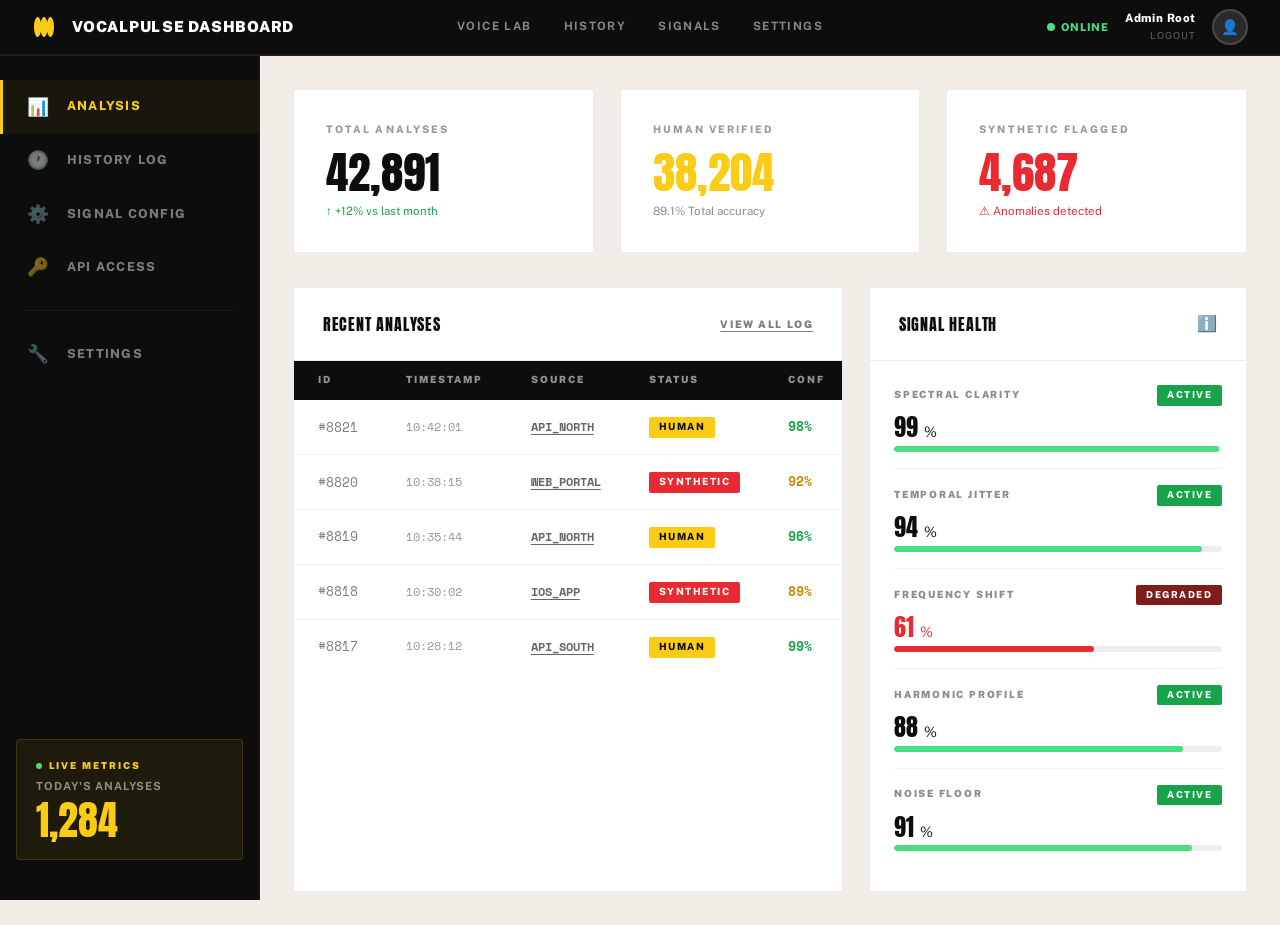
<file: dashboard.html>
<!DOCTYPE html>
<html lang="en">

<head>
    <meta charset="UTF-8" />
    <meta name="viewport" content="width=device-width, initial-scale=1.0" />
    <title>VocalPulse — Admin Dashboard</title>
    <meta name="description"
        content="VocalPulse admin control panel for voice fraud analysis and signal health monitoring." />
    <link rel="stylesheet" href="styles.css" />
    <style>
        body {
            background: var(--color-cream);
            margin: 0;
            animation: fadeIn 0.4s ease-out;
        }

        @keyframes fadeIn {
            from {
                opacity: 0;
                transform: translateY(5px);
            }

            to {
                opacity: 1;
                transform: translateY(0);
            }
        }

        /* ---- Dashboard Layout ---- */
        .dashboard-layout {
            display: grid;
            grid-template-columns: 260px 1fr;
            min-height: 100vh;
        }

        /* ---- Top Nav ---- */
        .dash-topnav {
            position: fixed;
            top: 0;
            left: 0;
            right: 0;
            z-index: 200;
            height: 56px;
            background: var(--color-black);
            display: flex;
            align-items: center;
            justify-content: space-between;
            padding: 0 2rem;
            border-bottom: 2px solid rgba(255, 255, 255, 0.06);
        }

        .dash-topnav-left {
            display: flex;
            align-items: center;
            gap: 1rem;
        }

        .dash-logo-icon {
            width: 24px;
            height: 24px;
            color: var(--color-yellow);
        }

        .dash-logo-text {
            font-family: var(--font-display);
            font-weight: 900;
            font-size: 0.95rem;
            letter-spacing: 0.05em;
            text-transform: uppercase;
            color: white;
        }

        .dash-logo-sub {
            font-size: 0.6rem;
            font-weight: 800;
            letter-spacing: 0.15em;
            text-transform: uppercase;
            color: rgba(255, 255, 255, 0.3);
        }

        .dash-topnav-links {
            display: flex;
            align-items: center;
            gap: 2rem;
        }

        .dash-topnav-links a {
            font-size: 0.72rem;
            font-weight: 700;
            letter-spacing: 0.12em;
            text-transform: uppercase;
            color: rgba(255, 255, 255, 0.5);
            transition: var(--transition);
        }

        .dash-topnav-links a:hover {
            color: white;
        }

        .dash-topnav-right {
            display: flex;
            align-items: center;
            gap: 1rem;
        }

        .online-indicator {
            display: flex;
            align-items: center;
            gap: 6px;
            font-size: 0.68rem;
            font-weight: 800;
            letter-spacing: 0.1em;
            text-transform: uppercase;
            color: #4ade80;
        }

        .online-dot {
            width: 8px;
            height: 8px;
            border-radius: 50%;
            background: #4ade80;
            animation: pulse 1.5s ease-in-out infinite;
        }

        .dash-user {
            display: flex;
            flex-direction: column;
            align-items: flex-end;
        }

        .dash-user-name {
            font-size: 0.72rem;
            font-weight: 800;
            color: white;
            letter-spacing: 0.05em;
        }

        .dash-user-logout {
            font-size: 0.6rem;
            color: rgba(255, 255, 255, 0.35);
            letter-spacing: 0.1em;
            text-transform: uppercase;
            cursor: pointer;
            transition: var(--transition);
        }

        .dash-user-logout:hover {
            color: var(--color-primary);
        }

        .dash-avatar {
            width: 36px;
            height: 36px;
            border-radius: 50%;
            background: #2a2a2a;
            border: 2px solid rgba(255, 255, 255, 0.15);
            display: flex;
            align-items: center;
            justify-content: center;
            font-size: 0.9rem;
        }

        /* ---- Sidebar ---- */
        .dash-sidebar {
            position: fixed;
            top: 56px;
            left: 0;
            bottom: 0;
            width: 260px;
            background: var(--color-black);
            border-right: 1px solid rgba(255, 255, 255, 0.06);
            display: flex;
            flex-direction: column;
            padding: 1.5rem 0;
            overflow-y: auto;
        }

        .sidebar-nav {
            flex: 1;
        }

        .sidebar-item {
            display: flex;
            align-items: center;
            gap: 1rem;
            padding: 0.85rem 1.5rem;
            font-size: 0.78rem;
            font-weight: 800;
            letter-spacing: 0.1em;
            text-transform: uppercase;
            color: rgba(255, 255, 255, 0.45);
            cursor: pointer;
            transition: var(--transition);
            border-left: 3px solid transparent;
        }

        .sidebar-item:hover {
            color: white;
            background: rgba(255, 255, 255, 0.04);
        }

        .sidebar-item.active {
            color: var(--color-yellow);
            border-left-color: var(--color-yellow);
            background: rgba(250, 204, 21, 0.05);
        }

        .sidebar-icon {
            font-size: 1.1rem;
            width: 24px;
            text-align: center;
        }

        .sidebar-divider {
            height: 1px;
            background: rgba(255, 255, 255, 0.06);
            margin: 1rem 1.5rem;
        }

        .sidebar-live {
            margin: 0 1rem 1rem;
            background: rgba(250, 204, 21, 0.08);
            border: 1px solid rgba(250, 204, 21, 0.15);
            border-radius: 4px;
            padding: 1.2rem;
        }

        .sidebar-live-label {
            font-size: 0.6rem;
            font-weight: 900;
            letter-spacing: 0.2em;
            text-transform: uppercase;
            color: var(--color-yellow);
            margin-bottom: 0.3rem;
            display: flex;
            align-items: center;
            gap: 0.4rem;
        }

        .sidebar-live-title {
            font-size: 0.7rem;
            font-weight: 700;
            letter-spacing: 0.08em;
            text-transform: uppercase;
            color: rgba(255, 255, 255, 0.5);
            margin-bottom: 0.3rem;
        }

        .sidebar-live-num {
            font-family: var(--font-mono-display);
            font-size: 2.5rem;
            color: var(--color-yellow);
            line-height: 1;
        }

        /* ---- Main Content ---- */
        .dash-main {
            margin-left: 260px;
            margin-top: 56px;
            padding: 2rem;
            min-height: calc(100vh - 56px);
        }

        /* ---- Stat Cards ---- */
        .stat-cards {
            display: grid;
            grid-template-columns: repeat(3, 1fr);
            gap: 1.5rem;
            margin-bottom: 2rem;
        }

        .stat-card {
            background: white;
            border: 2px solid rgba(0, 0, 0, 0.07);
            padding: 2rem;
            border-radius: 4px;
        }

        .stat-card-label {
            font-size: 0.65rem;
            font-weight: 800;
            letter-spacing: 0.2em;
            text-transform: uppercase;
            color: rgba(0, 0, 0, 0.4);
            margin-bottom: 0.8rem;
        }

        .stat-card-value {
            font-family: var(--font-mono-display);
            font-size: 2.8rem;
            line-height: 1;
            margin-bottom: 0.5rem;
        }

        .stat-card-value.yellow {
            color: var(--color-yellow);
        }

        .stat-card-value.red {
            color: var(--color-primary);
        }

        .stat-card-value.black {
            color: var(--color-black);
        }

        .stat-card-meta {
            font-size: 0.72rem;
            display: flex;
            align-items: center;
            gap: 0.4rem;
        }

        .stat-card-meta.positive {
            color: #16a34a;
        }

        .stat-card-meta.neutral {
            color: rgba(0, 0, 0, 0.45);
        }

        .stat-card-meta.warning {
            color: var(--color-primary);
            display: flex;
            align-items: center;
            gap: 4px;
        }

        /* ---- Two-col grid ---- */
        .dash-content-grid {
            display: grid;
            grid-template-columns: 1fr 380px;
            gap: 1.5rem;
        }

        /* ---- Table Card ---- */
        .card {
            background: white;
            border: 2px solid rgba(0, 0, 0, 0.07);
            border-radius: 4px;
            overflow: hidden;
        }

        .card-header {
            display: flex;
            align-items: center;
            justify-content: space-between;
            padding: 1.5rem 1.8rem;
            border-bottom: 1px solid rgba(0, 0, 0, 0.07);
        }

        .card-title {
            font-family: var(--font-mono-display);
            font-size: 1rem;
            text-transform: uppercase;
            letter-spacing: 0.05em;
        }

        .card-link {
            font-size: 0.65rem;
            font-weight: 900;
            letter-spacing: 0.15em;
            text-transform: uppercase;
            text-decoration: underline;
            text-underline-offset: 3px;
            color: rgba(0, 0, 0, 0.5);
            transition: var(--transition);
        }

        .card-link:hover {
            color: var(--color-black);
        }

        /* ---- Table ---- */
        .dash-table {
            width: 100%;
            border-collapse: collapse;
        }

        .dash-table thead tr {
            background: var(--color-black);
        }

        .dash-table th {
            padding: 0.75rem 1.5rem;
            font-size: 0.62rem;
            font-weight: 900;
            letter-spacing: 0.2em;
            text-transform: uppercase;
            color: rgba(255, 255, 255, 0.55);
            text-align: left;
        }

        .dash-table td {
            padding: 1rem 1.5rem;
            font-size: 0.82rem;
            border-bottom: 1px solid rgba(0, 0, 0, 0.05);
        }

        .dash-table tr:last-child td {
            border-bottom: none;
        }

        .dash-table tr:hover td {
            background: rgba(0, 0, 0, 0.02);
        }

        .dash-table td.id-col {
            font-family: var(--font-mono);
            font-size: 0.8rem;
            color: rgba(0, 0, 0, 0.5);
        }

        .dash-table td.time-col {
            font-family: var(--font-mono);
            font-size: 0.78rem;
            color: rgba(0, 0, 0, 0.4);
        }

        .dash-table td.source-col a {
            font-family: var(--font-mono);
            font-size: 0.75rem;
            font-weight: 700;
            color: rgba(0, 0, 0, 0.6);
            text-decoration: underline;
            text-underline-offset: 3px;
        }

        .dash-table td.source-col a:hover {
            color: var(--color-black);
        }

        .dash-table td.conf-col {
            font-family: var(--font-mono);
            font-weight: 700;
        }

        .conf-high {
            color: #16a34a;
        }

        .conf-mid {
            color: #ca8a04;
        }

        /* ---- Signal Health ---- */
        .signal-health-card {
            background: white;
            border: 2px solid rgba(0, 0, 0, 0.07);
            border-radius: 4px;
        }

        .signal-health-list {
            padding: 0.5rem 1.5rem 1.5rem;
        }

        .health-item {
            padding: 1rem 0;
            border-bottom: 1px solid rgba(0, 0, 0, 0.06);
        }

        .health-item:last-child {
            border-bottom: none;
        }

        .health-item-top {
            display: flex;
            align-items: center;
            justify-content: space-between;
            margin-bottom: 0.6rem;
        }

        .health-item-label {
            font-size: 0.62rem;
            font-weight: 900;
            letter-spacing: 0.18em;
            text-transform: uppercase;
            color: rgba(0, 0, 0, 0.45);
        }

        .health-item-value {
            font-family: var(--font-mono-display);
            font-size: 1.5rem;
            line-height: 1;
            margin-bottom: 0.4rem;
        }

        .health-item-value.good {
            color: var(--color-black);
        }

        .health-item-value.degraded {
            color: var(--color-primary);
        }

        .health-bar {
            width: 100%;
            height: 6px;
            background: rgba(0, 0, 0, 0.07);
            border-radius: 3px;
            overflow: hidden;
        }

        .health-bar-fill {
            height: 100%;
            border-radius: 3px;
            transition: width 1s ease;
        }

        .bar-good {
            background: #4ade80;
        }

        .bar-degraded {
            background: var(--color-primary);
        }

        /* Responsive */
        @media (max-width: 1100px) {
            .dash-content-grid {
                grid-template-columns: 1fr;
            }
        }

        @media (max-width: 768px) {
            .dashboard-layout {
                grid-template-columns: 1fr;
            }

            .dash-sidebar {
                display: none;
            }

            .dash-main {
                margin-left: 0;
            }

            .stat-cards {
                grid-template-columns: 1fr;
            }

            .dash-topnav-links {
                display: none;
            }
        }
    </style>
</head>

<body>

    <!-- ======== TOP NAV ======== -->
    <header class="dash-topnav">
        <div class="dash-topnav-left">
            <svg class="dash-logo-icon" fill="none" viewBox="0 0 48 48" xmlns="http://www.w3.org/2000/svg">
                <path
                    d="M36.7273 44C33.9891 44 31.6043 39.8386 30.3636 33.69C29.123 39.8386 26.7382 44 24 44C21.2618 44 18.877 39.8386 17.6364 33.69C16.3957 39.8386 14.0109 44 11.2727 44C7.25611 44 4 35.0457 4 24C4 12.9543 7.25611 4 11.2727 4C14.0109 4 16.3957 8.16144 17.6364 14.31C18.877 8.16144 21.2618 4 24 4C26.7382 4 29.123 8.16144 30.3636 14.31C31.6043 8.16144 33.9891 4 36.7273 4C40.7439 4 44 12.9543 44 24C44 35.0457 40.7439 44 36.7273 44Z"
                    fill="currentColor" />
            </svg>
            <div class="dash-logo-text">VocalPulse Dashboard</div>
        </div>
        <nav class="dash-topnav-links">
            <a href="analysis.html">Voice Lab</a>
            <a href="history.html">History</a>
            <a href="signals.html">Signals</a>
            <a href="settings.html">Settings</a>
        </nav>
        <div class="dash-topnav-right">
            <div class="online-indicator">
                <span class="online-dot pulse"></span> Online
            </div>
            <div class="dash-user">
                <span class="dash-user-name">Admin Root</span>
                <a href="login.html" class="dash-user-logout">Logout</a>
            </div>
            <div class="dash-avatar">👤</div>
        </div>
    </header>

    <!-- ======== SIDEBAR ======== -->
    <aside class="dash-sidebar">
        <nav class="sidebar-nav">
            <div class="sidebar-item active" onclick="setActive(this)">
                <span class="sidebar-icon">📊</span>
                Analysis
            </div>
            <div class="sidebar-item" onclick="window.location.href='history.html'">
                <span class="sidebar-icon">🕐</span>
                History Log
            </div>
            <div class="sidebar-item" onclick="window.location.href='signals.html'">
                <span class="sidebar-icon">⚙️</span>
                Signal Config
            </div>
            <div class="sidebar-item" onclick="setActive(this)">
                <span class="sidebar-icon">🔑</span>
                API Access
            </div>
            <div class="sidebar-divider"></div>
            <div class="sidebar-item" onclick="window.location.href='settings.html'">
                <span class="sidebar-icon">🔧</span>
                Settings
            </div>
        </nav>
        <div class="sidebar-live">
            <div class="sidebar-live-label">
                <span class="online-dot" style="width:6px;height:6px;"></span>
                Live Metrics
            </div>
            <div class="sidebar-live-title">Today's Analyses</div>
            <div class="sidebar-live-num" id="liveCount">1,284</div>
        </div>
    </aside>

    <!-- ======== MAIN CONTENT ======== -->
    <main class="dash-main">

        <!-- Stat Cards -->
        <div class="stat-cards">
            <div class="stat-card">
                <p class="stat-card-label">Total Analyses</p>
                <div class="stat-card-value black" id="totalStat">42,891</div>
                <div class="stat-card-meta positive">↑ +12% vs last month</div>
            </div>
            <div class="stat-card">
                <p class="stat-card-label">Human Verified</p>
                <div class="stat-card-value yellow" id="humanStat">38,204</div>
                <div class="stat-card-meta neutral">89.1% Total accuracy</div>
            </div>
            <div class="stat-card">
                <p class="stat-card-label">Synthetic Flagged</p>
                <div class="stat-card-value red" id="synthStat">4,687</div>
                <div class="stat-card-meta warning">⚠ Anomalies detected</div>
            </div>
        </div>

        <!-- Content Grid -->
        <div class="dash-content-grid">

            <!-- Recent Analyses Table -->
            <div class="card">
                <div class="card-header">
                    <span class="card-title">Recent Analyses</span>
                    <a href="#" class="card-link">View All Log</a>
                </div>
                <table class="dash-table">
                    <thead>
                        <tr>
                            <th>ID</th>
                            <th>Timestamp</th>
                            <th>Source</th>
                            <th>Status</th>
                            <th>Conf</th>
                        </tr>
                    </thead>
                    <tbody id="analysisTable">
                        <!-- JS Populated -->
                    </tbody>
                </table>
            </div>

            <!-- Signal Health -->
            <div class="signal-health-card">
                <div class="card-header">
                    <span class="card-title">Signal Health</span>
                    <span style="font-size:1rem;cursor:pointer;" title="Signal health information">ℹ️</span>
                </div>
                <div class="signal-health-list" id="signalHealthList">
                    <!-- JS Populated -->
                </div>
            </div>

        </div>
    </main>

    <script>
        // Sidebar active state
        function setActive(el) {
            document.querySelectorAll('.sidebar-item').forEach(i => i.classList.remove('active'));
            el.classList.add('active');
        }

        // Table data
        const analyses = [
            { id: '#8821', time: '10:42:01', source: 'API_NORTH', status: 'human', conf: 98 },
            { id: '#8820', time: '10:38:15', source: 'WEB_PORTAL', status: 'synthetic', conf: 92 },
            { id: '#8819', time: '10:35:44', source: 'API_NORTH', status: 'human', conf: 96 },
            { id: '#8818', time: '10:30:02', source: 'IOS_APP', status: 'synthetic', conf: 89 },
            { id: '#8817', time: '10:28:12', source: 'API_SOUTH', status: 'human', conf: 99 },
        ];

        const tbody = document.getElementById('analysisTable');
        analyses.forEach(a => {
            const confClass = a.conf >= 95 ? 'conf-high' : 'conf-mid';
            const badgeClass = a.status === 'human' ? 'badge-human' : 'badge-synthetic';
            tbody.innerHTML += `
      <tr>
        <td class="id-col">${a.id}</td>
        <td class="time-col">${a.time}</td>
        <td class="source-col"><a href="analysis.html">${a.source}</a></td>
        <td><span class="status-badge ${badgeClass}">${a.status.toUpperCase()}</span></td>
        <td class="conf-col ${confClass}">${a.conf}%</td>
      </tr>
    `;
        });

        // Signal Health Data
        const signals = [
            { label: 'Spectral Clarity', value: 99, status: 'active' },
            { label: 'Temporal Jitter', value: 94, status: 'active' },
            { label: 'Frequency Shift', value: 61, status: 'degraded' },
            { label: 'Harmonic Profile', value: 88, status: 'active' },
            { label: 'Noise Floor', value: 91, status: 'active' },
        ];

        const healthList = document.getElementById('signalHealthList');
        signals.forEach(s => {
            const isDegraded = s.status === 'degraded';
            healthList.innerHTML += `
      <div class="health-item">
        <div class="health-item-top">
          <span class="health-item-label">${s.label}</span>
          <span class="status-badge ${isDegraded ? 'badge-degraded' : 'badge-active'}">${s.status.toUpperCase()}</span>
        </div>
        <div class="health-item-value ${isDegraded ? 'degraded' : 'good'}">${s.value} <span style="font-size:0.9rem;font-family:var(--font-display);">%</span></div>
        <div class="health-bar">
          <div class="health-bar-fill ${isDegraded ? 'bar-degraded' : 'bar-good'}" style="width:${s.value}%"></div>
        </div>
      </div>
    `;
        });

        // Live counter animation
        let base = 1284;
        setInterval(() => {
            if (Math.random() > 0.5) base++;
            document.getElementById('liveCount').textContent = base.toLocaleString();
            // Also update total
            const total = 42891 + (base - 1284);
            document.getElementById('totalStat').textContent = total.toLocaleString();
        }, 3500);
    </script>
</body>

</html>
</file>
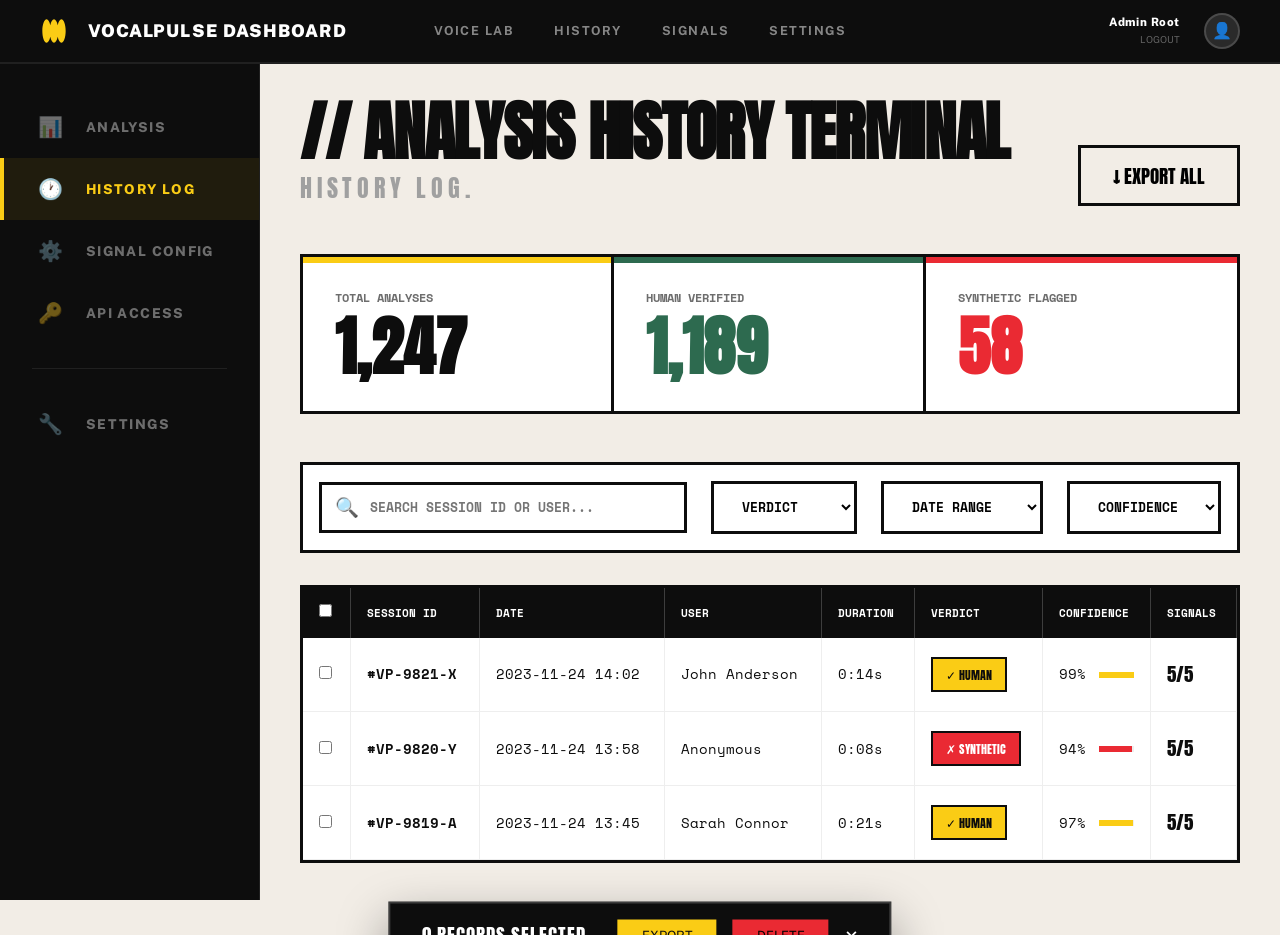
<file: history.html>
<!DOCTYPE html>
<html lang="en">

<head>
    <meta charset="UTF-8">
    <meta name="viewport" content="width=device-width, initial-scale=1.0">
    <title>VocalPulse | History Terminal</title>
    <link rel="stylesheet" href="styles.css">
    <!-- Google Fonts -->
    <link
        href="https://fonts.googleapis.com/css2?family=Public+Sans:wght@300;400;500;600;700;800;900&family=Anton&family=Space+Mono:wght@400;700&display=swap"
        rel="stylesheet">
</head>

<body class="dash-body">

    <!-- ======== TOP NAV ======== -->
    <header class="dash-topnav">
        <div class="dash-topnav-left">
            <svg class="dash-logo-icon" fill="none" viewBox="0 0 48 48" xmlns="http://www.w3.org/2000/svg">
                <path
                    d="M36.7273 44C33.9891 44 31.6043 39.8386 30.3636 33.69C29.123 39.8386 26.7382 44 24 44C21.2618 44 18.877 39.8386 17.6364 33.69C16.3957 39.8386 14.0109 44 11.2727 44C7.25611 44 4 35.0457 4 24C4 12.9543 7.25611 4 11.2727 4C14.0109 4 16.3957 8.16144 17.6364 14.31C18.877 8.16144 21.2618 4 24 4C26.7382 4 29.123 8.16144 30.3636 14.31C31.6043 8.16144 33.9891 4 36.7273 4C40.7439 4 44 12.9543 44 24C44 35.0457 40.7439 44 36.7273 44Z"
                    fill="currentColor" />
            </svg>
            <div class="dash-logo-text">VocalPulse Dashboard</div>
        </div>
        <nav class="dash-topnav-links">
            <a href="analysis.html">Voice Lab</a>
            <a href="history.html" class="active">History</a>
            <a href="signals.html">Signals</a>
            <a href="settings.html">Settings</a>
        </nav>
        <div class="dash-topnav-right">
            <div class="online-indicator">
                <span class="online-dot pulse"></span> Online
            </div>
            <div class="dash-user">
                <span class="dash-user-name">Admin Root</span>
                <a href="login.html" class="dash-user-logout">Logout</a>
            </div>
            <div class="dash-avatar">👤</div>
        </div>
    </header>

    <!-- ======== SIDEBAR ======== -->
    <aside class="dash-sidebar">
        <nav class="sidebar-nav">
            <div class="sidebar-item" onclick="window.location.href='dashboard.html'">
                <span class="sidebar-icon">📊</span> Analysis
            </div>
            <div class="sidebar-item active">
                <span class="sidebar-icon">🕐</span> History Log
            </div>
            <div class="sidebar-item" onclick="window.location.href='signals.html'">
                <span class="sidebar-icon">⚙️</span> Signal Config
            </div>
            <div class="sidebar-item" onclick="setActive(this)">
                <span class="sidebar-icon">🔑</span> API Access
            </div>
            <div class="sidebar-divider"></div>
            <div class="sidebar-item" onclick="window.location.href='settings.html'">
                <span class="sidebar-icon">🔧</span> Settings
            </div>
        </nav>
    </aside>

    <style>
        /* ---- History Content ---- */
        .history-header {
            margin-bottom: 3rem;
            display: flex;
            justify-content: space-between;
            align-items: flex-end;
        }

        .history-headline {
            font-family: 'Anton', sans-serif;
            font-size: clamp(2.5rem, 5vw, 4rem);
            line-height: 0.9;
            letter-spacing: -0.02em;
            text-transform: uppercase;
            margin-bottom: 0.5rem;
            color: var(--color-black);
        }

        .history-subheadline {
            font-family: 'Anton', sans-serif;
            font-size: 1.5rem;
            color: #A0A0A0;
            text-transform: uppercase;
            letter-spacing: 0.2em;
        }

        .btn-export {
            border: 3px solid var(--color-black);
            padding: 0.8rem 2rem;
            font-family: 'Anton', sans-serif;
            font-size: 1.2rem;
            background: transparent;
            cursor: pointer;
            transition: all 0.2s;
        }

        .btn-export:hover {
            background: var(--color-black);
            color: white;
        }

        /* Summary Cards */
        .summary-grid {
            display: grid;
            grid-template-columns: 1fr 1fr 1fr;
            gap: 0;
            margin-bottom: 3rem;
            border: 3px solid var(--color-black);
            background: var(--color-black);
        }

        .summary-card {
            background: white;
            padding: 2rem;
            position: relative;
            border-right: 3px solid var(--color-black);
        }

        .summary-card:last-child {
            border-right: none;
        }

        .summary-card::before {
            content: '';
            position: absolute;
            top: 0;
            left: 0;
            right: 0;
            height: 6px;
        }

        .card-total::before {
            background: var(--color-yellow);
        }

        .card-human::before {
            background: #2D6A4F;
        }

        .card-synthetic::before {
            background: var(--color-primary);
        }

        .summary-label {
            font-family: 'Space Mono', monospace;
            font-size: 0.75rem;
            font-weight: 700;
            opacity: 0.6;
            margin-bottom: 0.5rem;
        }

        .summary-value {
            font-family: 'Anton', sans-serif;
            font-size: 4rem;
            line-height: 1;
        }

        /* Filter Bar */
        .filter-bar {
            background: white;
            border: 3px solid var(--color-black);
            padding: 1rem;
            display: flex;
            gap: 1.5rem;
            margin-bottom: 2rem;
            align-items: center;
        }

        .search-container {
            flex: 1;
            position: relative;
        }

        .search-input {
            width: 100%;
            padding: 0.8rem 1rem 0.8rem 3rem;
            border: 3px solid var(--color-black);
            font-family: 'Space Mono', monospace;
            font-weight: 700;
        }

        .search-icon {
            position: absolute;
            left: 1rem;
            top: 50%;
            transform: translateY(-50%);
            font-size: 1.2rem;
        }

        .filter-select {
            padding: 0.8rem 1.5rem;
            border: 3px solid var(--color-black);
            font-family: 'Space Mono', monospace;
            font-weight: 700;
            background: white;
            cursor: pointer;
        }

        /* Table Styles */
        .history-table-container {
            background: white;
            border: 3px solid var(--color-black);
            position: relative;
            margin-bottom: 2rem;
        }

        .history-table {
            width: 100%;
            border-collapse: collapse;
            text-align: left;
        }

        .history-table thead {
            background: var(--color-black);
            color: white;
            font-family: 'Space Mono', monospace;
            font-size: 0.7rem;
            text-transform: uppercase;
        }

        .history-table th {
            padding: 1rem;
            border-right: 1px solid rgba(255, 255, 255, 0.2);
        }

        .history-table td {
            padding: 1.2rem 1rem;
            border-bottom: 1px solid #EEE;
            border-right: 1px solid #EEE;
            font-family: 'Space Mono', monospace;
            font-size: 0.85rem;
        }

        .badge {
            display: inline-flex;
            align-items: center;
            gap: 0.5rem;
            padding: 0.4rem 0.8rem;
            border: 2px solid var(--color-black);
            font-family: 'Anton', sans-serif;
            font-size: 0.75rem;
            text-transform: uppercase;
        }

        .badge-human {
            background: var(--color-yellow);
        }

        .badge-synthetic {
            background: var(--color-primary);
            color: white;
        }

        .confidence-bar-bg {
            height: 6px;
            background: #EEE;
            flex: 1;
        }

        .confidence-bar-fill {
            height: 100%;
        }

        /* Bulk Action Bar */
        .bulk-bar {
            position: fixed;
            bottom: 2rem;
            left: 50%;
            transform: translateX(-50%) translateY(150%);
            background: var(--color-black);
            color: white;
            padding: 1rem 2rem;
            display: flex;
            align-items: center;
            gap: 2rem;
            border: 2px solid rgba(255, 255, 255, 0.2);
            box-shadow: 0 20px 50px rgba(0, 0, 0, 0.4);
            transition: transform 0.4s cubic-bezier(0.175, 0.885, 0.32, 1.275);
            z-index: 300;
        }

        .bulk-bar.active {
            transform: translateX(-50%) translateY(0);
        }

        /* Responsive */
        @media (max-width: 1024px) {
            .summary-grid {
                grid-template-columns: 1fr;
                border-right: none;
            }

            .summary-card {
                border-right: none;
                border-bottom: 3px solid var(--color-black);
            }

            .filter-bar {
                flex-direction: column;
                align-items: stretch;
            }
        }
    </style>
    </head>

    <body>

        <div class="dashboard-layout">
            <!-- Unified Top Nav -->
            <header class="dash-topnav">
                <div class="dash-topnav-left">
                    <svg class="dash-logo-icon" fill="none" viewBox="0 0 48 48" xmlns="http://www.w3.org/2000/svg">
                        <path
                            d="M36.7273 44C33.9891 44 31.6043 39.8386 30.3636 33.69C29.123 39.8386 26.7382 44 24 44C21.2618 44 18.877 39.8386 17.6364 33.69C16.3957 39.8386 14.0109 44 11.2727 44C7.25611 44 4 35.0457 4 24C4 12.9543 7.25611 4 11.2727 4C14.0109 4 16.3957 8.16144 17.6364 14.31C18.877 8.16144 21.2618 4 24 4C26.7382 4 29.123 8.16144 30.3636 14.31C31.6043 8.16144 33.9891 4 36.7273 4C40.7439 4 44 12.9543 44 24C44 35.0457 40.7439 44 36.7273 44Z"
                            fill="currentColor" />
                    </svg>
                    <div class="dash-logo-text">VocalPulse Dashboard</div>
                </div>
                <nav class="dash-topnav-links">
                    <a href="analysis.html">Voice Lab</a>
                    <a href="history.html">History</a>
                    <a href="signals.html">Signals</a>
                    <a href="settings.html">Settings</a>
                </nav>
                <div class="dash-topnav-right">
                    <div class="dash-user">
                        <span class="dash-user-name" style="color: white; font-weight: 800; font-size: 0.72rem;">Admin
                            Root</span>
                        <a href="login.html"
                            style="font-size: 0.6rem; color: rgba(255, 255, 255, 0.35); text-transform: uppercase;">Logout</a>
                    </div>
                    <div
                        style="width: 36px; height: 36px; border-radius: 50%; background: #2a2a2a; border: 2px solid rgba(255, 255, 255, 0.15); display: flex; align-items: center; justify-content: center;">
                        👤</div>
                </div>
            </header>

            <!-- Unified Sidebar -->
            <aside class="dash-sidebar">
                <nav class="sidebar-nav">
                    <div class="sidebar-item" onclick="window.location.href='dashboard.html'">
                        <span class="sidebar-icon">📊</span> Analysis
                    </div>
                    <div class="sidebar-item active" onclick="window.location.href='history.html'">
                        <span class="sidebar-icon">🕐</span> History Log
                    </div>
                    <div class="sidebar-item" onclick="window.location.href='signals.html'">
                        <span class="sidebar-icon">⚙️</span> Signal Config
                    </div>
                    <div class="sidebar-item" onclick="setActive(this)">
                        <span class="sidebar-icon">🔑</span> API Access
                    </div>
                    <div class="sidebar-divider"></div>
                    <div class="sidebar-item" onclick="window.location.href='settings.html'">
                        <span class="sidebar-icon">🔧</span> Settings
                    </div>
                </nav>
            </aside>

            <!-- Main Content -->
            <main class="dash-main">
                <header class="history-header">
                    <div>
                        <h1 class="history-headline">// ANALYSIS HISTORY TERMINAL</h1>
                        <p class="history-subheadline">HISTORY LOG.</p>
                    </div>
                    <button class="btn-export">↓ EXPORT ALL</button>
                </header>

                <!-- Summary Cards -->
                <section class="summary-grid">
                    <div class="summary-card card-total">
                        <p class="summary-label">TOTAL ANALYSES</p>
                        <h3 class="summary-value">1,247</h3>
                    </div>
                    <div class="summary-card card-human">
                        <p class="summary-label">HUMAN VERIFIED</p>
                        <h3 class="summary-value" style="color: #2D6A4F;">1,189</h3>
                    </div>
                    <div class="summary-card card-synthetic">
                        <p class="summary-label">SYNTHETIC FLAGGED</p>
                        <h3 class="summary-value" style="color: var(--color-primary);">58</h3>
                    </div>
                </section>

                <!-- Filter Bar -->
                <section class="filter-bar">
                    <div class="search-container">
                        <span class="search-icon">🔍</span>
                        <input type="text" class="search-input" placeholder="SEARCH SESSION ID OR USER...">
                    </div>
                    <select class="filter-select">
                        <option>VERDICT</option>
                        <option>Human</option>
                        <option>Synthetic</option>
                    </select>
                    <select class="filter-select">
                        <option>DATE RANGE</option>
                        <option>Today</option>
                        <option>Last 7 Days</option>
                    </select>
                    <select class="filter-select">
                        <option>CONFIDENCE</option>
                        <option>> 90%</option>
                        <option>> 75%</option>
                    </select>
                </section>

                <!-- History Table -->
                <div class="history-table-container">
                    <table class="history-table">
                        <thead>
                            <tr>
                                <th><input type="checkbox" id="selectAll"></th>
                                <th>SESSION ID</th>
                                <th>DATE</th>
                                <th>USER</th>
                                <th>DURATION</th>
                                <th>VERDICT</th>
                                <th>CONFIDENCE</th>
                                <th>SIGNALS</th>
                            </tr>
                        </thead>
                        <tbody>
                            <tr>
                                <td><input type="checkbox" class="row-check"></td>
                                <td style="font-weight: 800;">#VP-9821-X</td>
                                <td>2023-11-24 14:02</td>
                                <td>John Anderson</td>
                                <td>0:14s</td>
                                <td><span class="badge badge-human">✓ Human</span></td>
                                <td>
                                    <div style="display: flex; align-items: center; gap: 10px;">
                                        <span style="width: 30px;">99%</span>
                                        <div class="confidence-bar-bg">
                                            <div class="confidence-bar-fill"
                                                style="width: 99%; background: var(--color-yellow);"></div>
                                        </div>
                                    </div>
                                </td>
                                <td style="font-family: 'Anton'; font-size: 1.2rem;">5/5</td>
                            </tr>
                            <tr>
                                <td><input type="checkbox" class="row-check"></td>
                                <td style="font-weight: 800;">#VP-9820-Y</td>
                                <td>2023-11-24 13:58</td>
                                <td>Anonymous</td>
                                <td>0:08s</td>
                                <td><span class="badge badge-synthetic">✗ Synthetic</span></td>
                                <td>
                                    <div style="display: flex; align-items: center; gap: 10px;">
                                        <span style="width: 30px;">94%</span>
                                        <div class="confidence-bar-bg">
                                            <div class="confidence-bar-fill"
                                                style="width: 94%; background: var(--color-primary);"></div>
                                        </div>
                                    </div>
                                </td>
                                <td style="font-family: 'Anton'; font-size: 1.2rem;">5/5</td>
                            </tr>
                            <tr>
                                <td><input type="checkbox" class="row-check"></td>
                                <td style="font-weight: 800;">#VP-9819-A</td>
                                <td>2023-11-24 13:45</td>
                                <td>Sarah Connor</td>
                                <td>0:21s</td>
                                <td><span class="badge badge-human">✓ Human</span></td>
                                <td>
                                    <div style="display: flex; align-items: center; gap: 10px;">
                                        <span style="width: 30px;">97%</span>
                                        <div class="confidence-bar-bg">
                                            <div class="confidence-bar-fill"
                                                style="width: 97%; background: var(--color-yellow);"></div>
                                        </div>
                                    </div>
                                </td>
                                <td style="font-family: 'Anton'; font-size: 1.2rem;">5/5</td>
                            </tr>
                        </tbody>
                    </table>
                </div>
            </main>

            <!-- Bulk Action Bar -->
            <div class="bulk-bar" id="bulkBar">
                <div style="font-family: 'Anton'; font-size: 1.2rem; letter-spacing: 0.05em;">
                    <span id="selectedCount">0</span> RECORDS SELECTED
                </div>
                <div style="display: flex; gap: 1rem;">
                    <button class="btn-brutal btn-yellow"
                        style="padding: 0.5rem 1.5rem; font-size: 0.8rem;">EXPORT</button>
                    <button class="btn-brutal btn-black"
                        style="padding: 0.5rem 1.5rem; font-size: 0.8rem; background: var(--color-primary);">DELETE</button>
                    <button onclick="clearSelection()"
                        style="background: transparent; border: none; color: white; cursor: pointer; font-size: 1.5rem;">×</button>
                </div>
            </div>
        </div>

        <script>
            const bulkBar = document.getElementById('bulkBar');
            const countSpan = document.getElementById('selectedCount');
            const checkboxes = document.querySelectorAll('.row-check');

            checkboxes.forEach(cb => {
                cb.addEventListener('change', () => {
                    const count = document.querySelectorAll('.row-check:checked').length;
                    countSpan.textContent = count;
                    if (count > 0) {
                        bulkBar.classList.add('active');
                    } else {
                        bulkBar.classList.remove('active');
                    }
                });
            });

            function clearSelection() {
                checkboxes.forEach(cb => cb.checked = false);
                bulkBar.classList.remove('active');
            }
        </script>
    </body>

</html>
</file>
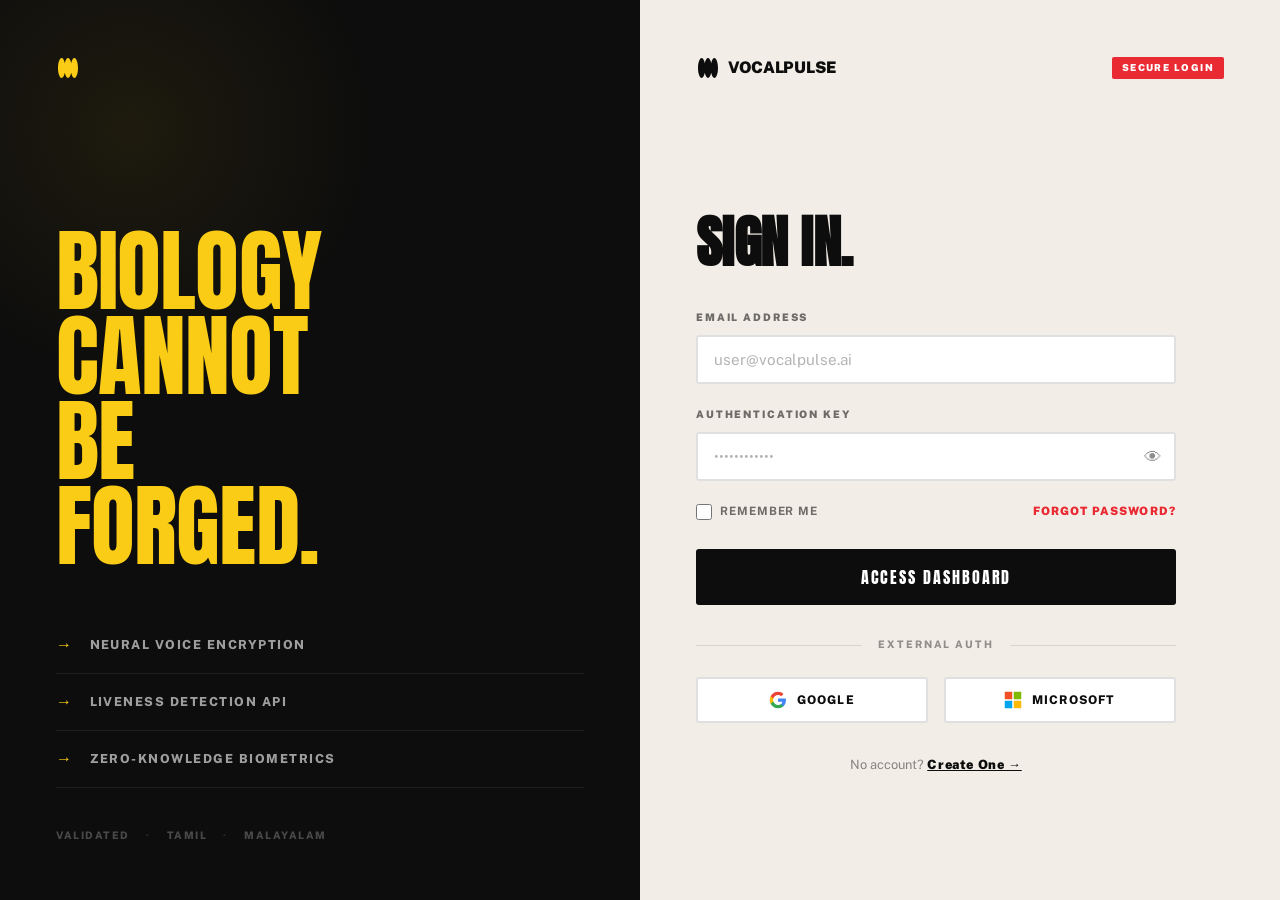
<file: login.html>
<!DOCTYPE html>
<html lang="en">

<head>
    <meta charset="UTF-8" />
    <meta name="viewport" content="width=device-width, initial-scale=1.0" />
    <title>VocalPulse — Secure Login</title>
    <meta name="description" content="Sign into the VocalPulse biometric authentication platform." />
    <link rel="stylesheet" href="styles.css" />
    <style>
        body {
            background: var(--color-black);
            margin: 0;
        }

        .login-layout {
            display: grid;
            grid-template-columns: 1fr 1fr;
            min-height: 100vh;
        }

        /* Left Panel */
        .login-left {
            background: var(--color-black);
            padding: 3.5rem;
            display: flex;
            flex-direction: column;
            justify-content: space-between;
            position: relative;
            overflow: hidden;
        }

        .login-left::after {
            content: '';
            position: absolute;
            top: -120px;
            left: -120px;
            width: 500px;
            height: 500px;
            border-radius: 50%;
            background: radial-gradient(circle, rgba(250, 204, 21, 0.07) 0%, transparent 70%);
            pointer-events: none;
        }

        .login-hero-text {
            font-family: var(--font-mono-display);
            font-size: clamp(4rem, 7vw, 6.5rem);
            text-transform: uppercase;
            color: var(--color-yellow);
            line-height: 0.95;
            letter-spacing: -0.01em;
            margin-top: auto;
            margin-bottom: 3rem;
            position: relative;
            z-index: 1;
        }

        .login-features {
            list-style: none;
            padding: 0;
            position: relative;
            z-index: 1;
        }

        .login-features li {
            display: flex;
            align-items: center;
            gap: 1rem;
            padding: 1rem 0;
            border-bottom: 1px solid rgba(255, 255, 255, 0.08);
            font-size: 0.78rem;
            font-weight: 800;
            letter-spacing: 0.12em;
            text-transform: uppercase;
            color: rgba(255, 255, 255, 0.6);
            transition: var(--transition);
        }

        .login-features li:hover {
            color: white;
        }

        .login-features li::before {
            content: '→';
            color: var(--color-yellow);
            font-size: 1rem;
        }

        .login-footer-tags {
            display: flex;
            gap: 1rem;
            font-size: 0.65rem;
            font-weight: 800;
            letter-spacing: 0.15em;
            text-transform: uppercase;
            color: rgba(255, 255, 255, 0.25);
            margin-top: 2.5rem;
        }

        .login-footer-tags span {
            display: flex;
            align-items: center;
            gap: 0.5rem;
        }

        .login-footer-tags .sep {
            color: rgba(255, 255, 255, 0.12);
        }

        /* Right Panel */
        .login-right {
            background: var(--color-cream);
            padding: 3.5rem;
            display: flex;
            flex-direction: column;
        }

        .login-right-header {
            display: flex;
            align-items: center;
            justify-content: space-between;
            margin-bottom: 4rem;
        }

        .login-logo {
            display: flex;
            align-items: center;
            gap: 8px;
        }

        .login-logo svg {
            width: 24px;
            height: 24px;
            color: var(--color-black);
        }

        .login-logo span {
            font-family: var(--font-display);
            font-weight: 900;
            font-size: 1rem;
            letter-spacing: -0.02em;
            text-transform: uppercase;
        }

        .login-badge {
            font-size: 0.6rem;
            font-weight: 900;
            letter-spacing: 0.15em;
            text-transform: uppercase;
            background: var(--color-primary);
            color: white;
            padding: 4px 10px;
            border-radius: 2px;
        }

        .login-form-container {
            flex: 1;
            display: flex;
            flex-direction: column;
            justify-content: center;
            max-width: 480px;
        }

        .login-title {
            font-family: var(--font-mono-display);
            font-size: 3.5rem;
            text-transform: uppercase;
            line-height: 1;
            margin-bottom: 2.5rem;
            letter-spacing: -0.01em;
        }

        .form-group {
            margin-bottom: 1.4rem;
        }

        .form-label {
            display: block;
            font-size: 0.65rem;
            font-weight: 900;
            letter-spacing: 0.18em;
            text-transform: uppercase;
            color: rgba(0, 0, 0, 0.55);
            margin-bottom: 0.6rem;
        }

        .form-input {
            width: 100%;
            padding: 14px 16px;
            border: 2px solid rgba(0, 0, 0, 0.12);
            background: white;
            font-family: var(--font-display);
            font-size: 0.95rem;
            color: var(--color-black);
            border-radius: 3px;
            outline: none;
            transition: var(--transition);
        }

        .form-input:focus {
            border-color: var(--color-black);
            box-shadow: 0 0 0 3px rgba(0, 0, 0, 0.06);
        }

        .form-input::placeholder {
            color: rgba(0, 0, 0, 0.3);
        }

        .input-wrapper {
            position: relative;
        }

        .input-wrapper .form-input {
            padding-right: 48px;
        }

        .input-eye {
            position: absolute;
            right: 14px;
            top: 50%;
            transform: translateY(-50%);
            background: none;
            border: none;
            cursor: pointer;
            color: rgba(0, 0, 0, 0.45);
            font-size: 1.1rem;
            transition: var(--transition);
        }

        .input-eye:hover {
            color: var(--color-black);
        }

        .form-row {
            display: flex;
            align-items: center;
            justify-content: space-between;
            margin-bottom: 1.8rem;
        }

        .form-checkbox {
            display: flex;
            align-items: center;
            gap: 0.5rem;
        }

        .form-checkbox input[type="checkbox"] {
            width: 16px;
            height: 16px;
            accent-color: var(--color-black);
            cursor: pointer;
        }

        .form-checkbox label {
            font-size: 0.72rem;
            font-weight: 700;
            letter-spacing: 0.08em;
            text-transform: uppercase;
            color: rgba(0, 0, 0, 0.55);
            cursor: pointer;
        }

        .forgot-link {
            font-size: 0.72rem;
            font-weight: 900;
            letter-spacing: 0.1em;
            text-transform: uppercase;
            color: var(--color-primary);
            transition: var(--transition);
        }

        .forgot-link:hover {
            opacity: 0.7;
        }

        .btn-submit {
            width: 100%;
            padding: 16px;
            background: var(--color-black);
            color: white;
            font-family: var(--font-mono-display);
            font-size: 1rem;
            letter-spacing: 0.12em;
            text-transform: uppercase;
            border: none;
            border-radius: 3px;
            cursor: pointer;
            transition: var(--transition);
            margin-bottom: 2rem;
        }

        .btn-submit:hover {
            background: #2a2a2a;
            transform: translateY(-1px);
            box-shadow: 0 8px 20px rgba(0, 0, 0, 0.2);
        }

        .btn-submit:active {
            transform: translateY(0);
        }

        .divider {
            display: flex;
            align-items: center;
            gap: 1rem;
            margin-bottom: 1.5rem;
        }

        .divider-line {
            flex: 1;
            height: 1px;
            background: rgba(0, 0, 0, 0.1);
        }

        .divider-text {
            font-size: 0.65rem;
            font-weight: 800;
            letter-spacing: 0.18em;
            text-transform: uppercase;
            color: rgba(0, 0, 0, 0.4);
        }

        .social-btns {
            display: grid;
            grid-template-columns: 1fr 1fr;
            gap: 1rem;
            margin-bottom: 2rem;
        }

        .btn-social {
            display: flex;
            align-items: center;
            justify-content: center;
            gap: 0.6rem;
            padding: 12px;
            border: 2px solid rgba(0, 0, 0, 0.12);
            background: white;
            border-radius: 3px;
            font-size: 0.75rem;
            font-weight: 800;
            letter-spacing: 0.1em;
            text-transform: uppercase;
            color: var(--color-black);
            cursor: pointer;
            transition: var(--transition);
        }

        .btn-social:hover {
            border-color: var(--color-black);
        }

        .btn-social svg {
            width: 18px;
            height: 18px;
        }

        .login-footer-text {
            text-align: center;
            font-size: 0.8rem;
            color: rgba(0, 0, 0, 0.45);
        }

        .login-footer-text a {
            font-weight: 900;
            letter-spacing: 0.05em;
            text-decoration: underline;
            text-decoration-offset: 3px;
            color: var(--color-black);
        }

        @media (max-width: 768px) {
            .login-layout {
                grid-template-columns: 1fr;
            }

            .login-left {
                padding: 2.5rem 1.5rem;
                min-height: auto;
            }

            .login-hero-text {
                font-size: 3.5rem;
                margin-top: 2rem;
            }

            .login-right {
                padding: 2.5rem 1.5rem;
            }
        }
    </style>
</head>

<body>

    <div class="login-layout">

        <!-- Left Panel -->
        <div class="login-left">
            <div class="login-logo" style="color: rgba(255,255,255,0.8);">
                <svg fill="none" viewBox="0 0 48 48" xmlns="http://www.w3.org/2000/svg"
                    style="color: var(--color-yellow);">
                    <path
                        d="M36.7273 44C33.9891 44 31.6043 39.8386 30.3636 33.69C29.123 39.8386 26.7382 44 24 44C21.2618 44 18.877 39.8386 17.6364 33.69C16.3957 39.8386 14.0109 44 11.2727 44C7.25611 44 4 35.0457 4 24C4 12.9543 7.25611 4 11.2727 4C14.0109 4 16.3957 8.16144 17.6364 14.31C18.877 8.16144 21.2618 4 24 4C26.7382 4 29.123 8.16144 30.3636 14.31C31.6043 8.16144 33.9891 4 36.7273 4C40.7439 4 44 12.9543 44 24C44 35.0457 40.7439 44 36.7273 44Z"
                        fill="currentColor" />
                </svg>
            </div>

            <div>
                <div class="login-hero-text">BIOLOGY<br />CANNOT<br />BE<br />FORGED.</div>
                <ul class="login-features">
                    <li>Neural Voice Encryption</li>
                    <li>Liveness Detection API</li>
                    <li>Zero-Knowledge Biometrics</li>
                </ul>
                <div class="login-footer-tags">
                    <span>Validated</span>
                    <span class="sep">·</span>
                    <span>Tamil</span>
                    <span class="sep">·</span>
                    <span>Malayalam</span>
                </div>
            </div>
        </div>

        <!-- Right Panel -->
        <div class="login-right">
            <div class="login-right-header">
                <div class="login-logo">
                    <svg fill="none" viewBox="0 0 48 48" xmlns="http://www.w3.org/2000/svg">
                        <path
                            d="M36.7273 44C33.9891 44 31.6043 39.8386 30.3636 33.69C29.123 39.8386 26.7382 44 24 44C21.2618 44 18.877 39.8386 17.6364 33.69C16.3957 39.8386 14.0109 44 11.2727 44C7.25611 44 4 35.0457 4 24C4 12.9543 7.25611 4 11.2727 4C14.0109 4 16.3957 8.16144 17.6364 14.31C18.877 8.16144 21.2618 4 24 4C26.7382 4 29.123 8.16144 30.3636 14.31C31.6043 8.16144 33.9891 4 36.7273 4C40.7439 4 44 12.9543 44 24C44 35.0457 40.7439 44 36.7273 44Z"
                            fill="currentColor" />
                    </svg>
                    <span>VocalPulse</span>
                </div>
                <span class="login-badge">Secure Login</span>
            </div>

            <div class="login-form-container">
                <h1 class="login-title">SIGN IN.</h1>

                <form id="loginForm" onsubmit="handleLogin(event)">
                    <div class="form-group">
                        <label class="form-label" for="email">Email Address</label>
                        <input class="form-input" type="email" id="email" name="email" placeholder="user@vocalpulse.ai"
                            required />
                    </div>

                    <div class="form-group">
                        <label class="form-label" for="password">Authentication Key</label>
                        <div class="input-wrapper">
                            <input class="form-input" type="password" id="password" name="password"
                                placeholder="••••••••••••" required />
                            <button type="button" class="input-eye" id="togglePw"
                                aria-label="Toggle password visibility">👁</button>
                        </div>
                    </div>

                    <div class="form-row">
                        <div class="form-checkbox">
                            <input type="checkbox" id="remember" name="remember" />
                            <label for="remember">Remember Me</label>
                        </div>
                        <a href="#" class="forgot-link">Forgot Password?</a>
                    </div>

                    <button type="submit" class="btn-submit">Access Dashboard</button>
                </form>

                <div class="divider">
                    <div class="divider-line"></div>
                    <span class="divider-text">External Auth</span>
                    <div class="divider-line"></div>
                </div>

                <div class="social-btns">
                    <button class="btn-social" onclick="socialLogin('google')">
                        <!-- Google Icon -->
                        <svg viewBox="0 0 24 24" xmlns="http://www.w3.org/2000/svg">
                            <path
                                d="M22.56 12.25c0-.78-.07-1.53-.2-2.25H12v4.26h5.92c-.26 1.37-1.04 2.53-2.21 3.31v2.77h3.57c2.08-1.92 3.28-4.74 3.28-8.09z"
                                fill="#4285F4" />
                            <path
                                d="M12 23c2.97 0 5.46-.98 7.28-2.66l-3.57-2.77c-.98.66-2.23 1.06-3.71 1.06-2.86 0-5.29-1.93-6.16-4.53H2.18v2.84C3.99 20.53 7.7 23 12 23z"
                                fill="#34A853" />
                            <path
                                d="M5.84 14.09c-.22-.66-.35-1.36-.35-2.09s.13-1.43.35-2.09V7.07H2.18C1.43 8.55 1 10.22 1 12s.43 3.45 1.18 4.93l2.85-2.22.81-.62z"
                                fill="#FBBC05" />
                            <path
                                d="M12 5.38c1.62 0 3.06.56 4.21 1.64l3.15-3.15C17.45 2.09 14.97 1 12 1 7.7 1 3.99 3.47 2.18 7.07l3.66 2.84c.87-2.6 3.3-4.53 6.16-4.53z"
                                fill="#EA4335" />
                        </svg>
                        Google
                    </button>
                    <button class="btn-social" onclick="socialLogin('microsoft')">
                        <!-- Microsoft Icon -->
                        <svg viewBox="0 0 24 24" xmlns="http://www.w3.org/2000/svg">
                            <path fill="#F25022" d="M1 1h10v10H1z" />
                            <path fill="#7FBA00" d="M13 1h10v10H13z" />
                            <path fill="#00A4EF" d="M1 13h10v10H1z" />
                            <path fill="#FFB900" d="M13 13h10v10H13z" />
                        </svg>
                        Microsoft
                    </button>
                </div>

                <p class="login-footer-text">No account? <a href="#">Create One →</a></p>
            </div>
        </div>
    </div>

    <script>
        // Toggle password visibility
        const togglePw = document.getElementById('togglePw');
        const pwInput = document.getElementById('password');
        togglePw.addEventListener('click', () => {
            const isPassword = pwInput.type === 'password';
            pwInput.type = isPassword ? 'text' : 'password';
            togglePw.textContent = isPassword ? '🙈' : '👁';
        });

        // Login form submission
        function handleLogin(e) {
            e.preventDefault();
            const btn = document.querySelector('.btn-submit');
            btn.textContent = 'AUTHENTICATING...';
            btn.disabled = true;
            setTimeout(() => {
                window.location.href = 'dashboard.html';
            }, 1200);
        }

        function socialLogin(provider) {
            alert(`${provider.charAt(0).toUpperCase() + provider.slice(1)} OAuth would be triggered here.`);
        }
    </script>
</body>

</html>
</file>
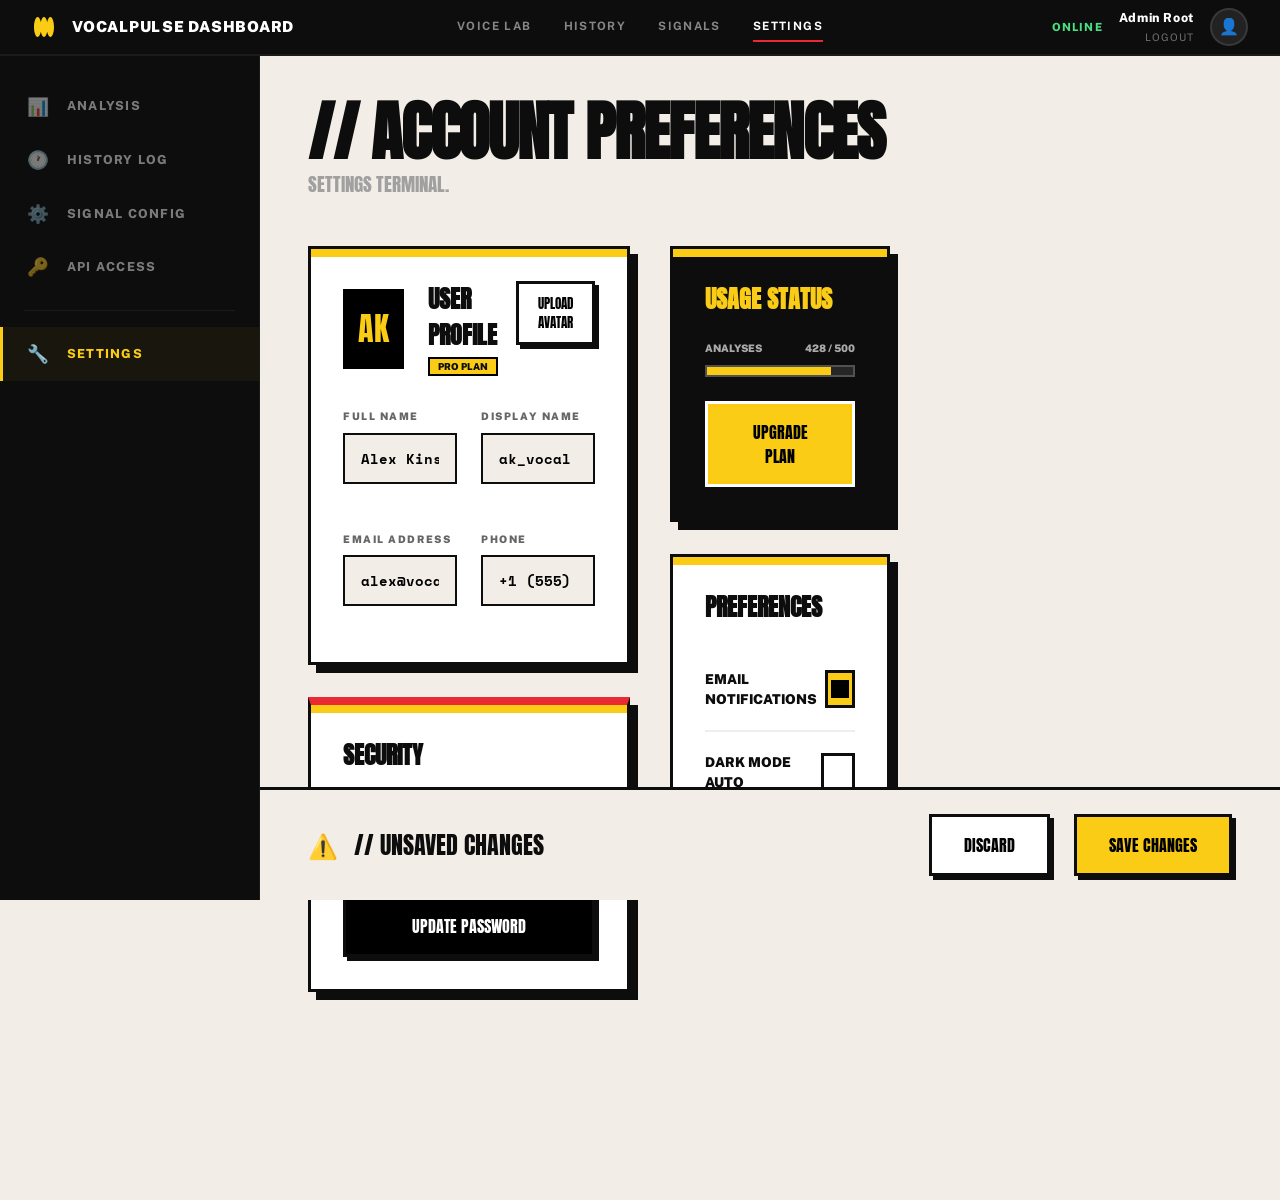
<file: settings.html>
<!DOCTYPE html>
<html lang="en">

<head>
    <meta charset="UTF-8">
    <meta name="viewport" content="width=device-width, initial-scale=1.0">
    <title>VocalPulse | Account Settings</title>
    <link rel="stylesheet" href="styles.css">
    <!-- Google Fonts -->
    <link
        href="https://fonts.googleapis.com/css2?family=Public+Sans:wght@300;400;500;600;700;800;900&family=Anton&family=Space+Mono:wght@400;700&display=swap"
        rel="stylesheet">
    <style>
        body {
            background: var(--color-cream);
            margin: 0;
            overflow-x: hidden;
            animation: fadeIn 0.4s ease-out;
        }

        @keyframes fadeIn {
            from {
                opacity: 0;
                transform: translateY(5px);
            }

            to {
                opacity: 1;
                transform: translateY(0);
            }
        }

        /* ---- Unified Layout ---- */
        .dashboard-layout {
            display: grid;
            grid-template-columns: 260px 1fr;
            min-height: 100vh;
        }

        /* ---- Top Nav Unification ---- */
        .dash-topnav {
            position: fixed;
            top: 0;
            left: 0;
            right: 0;
            z-index: 200;
            height: 56px;
            background: var(--color-black);
            display: flex;
            align-items: center;
            justify-content: space-between;
            padding: 0 2rem;
            border-bottom: 2px solid rgba(255, 255, 255, 0.06);
        }

        .dash-topnav-left {
            display: flex;
            align-items: center;
            gap: 1rem;
        }

        .dash-logo-icon {
            width: 24px;
            height: 24px;
            color: var(--color-yellow);
        }

        .dash-logo-text {
            font-family: var(--font-display);
            font-weight: 900;
            font-size: 0.95rem;
            letter-spacing: 0.05em;
            text-transform: uppercase;
            color: white;
        }

        .dash-topnav-links {
            display: flex;
            align-items: center;
            gap: 2rem;
        }

        .dash-topnav-links a {
            font-size: 0.72rem;
            font-weight: 700;
            letter-spacing: 0.12em;
            text-transform: uppercase;
            color: rgba(255, 255, 255, 0.5);
            transition: var(--transition);
        }

        .dash-topnav-links a:hover {
            color: white;
        }

        .dash-topnav-right {
            display: flex;
            align-items: center;
            gap: 1rem;
        }

        /* ---- Sidebar Unification ---- */
        .dash-sidebar {
            position: fixed;
            top: 56px;
            left: 0;
            bottom: 0;
            width: 260px;
            background: var(--color-black);
            border-right: 1px solid rgba(255, 255, 255, 0.06);
            display: flex;
            flex-direction: column;
            padding: 1.5rem 0;
            overflow-y: auto;
        }

        .sidebar-nav {
            flex: 1;
        }

        .sidebar-item {
            display: flex;
            align-items: center;
            gap: 1rem;
            padding: 0.85rem 1.5rem;
            font-size: 0.78rem;
            font-weight: 800;
            letter-spacing: 0.1em;
            text-transform: uppercase;
            color: rgba(255, 255, 255, 0.45);
            cursor: pointer;
            transition: var(--transition);
            border-left: 3px solid transparent;
        }

        .sidebar-item:hover {
            color: white;
            background: rgba(255, 255, 255, 0.04);
        }

        .sidebar-item.active {
            color: var(--color-yellow);
            border-left-color: var(--color-yellow);
            background: rgba(250, 204, 21, 0.05);
        }

        .sidebar-icon {
            font-size: 1.1rem;
            width: 24px;
            text-align: center;
        }

        .sidebar-divider {
            height: 1px;
            background: rgba(255, 255, 255, 0.06);
            margin: 1rem 1.5rem;
        }

        /* ---- Settings Content ---- */
        .dash-main {
            margin-left: 260px;
            margin-top: 56px;
            padding: 3rem;
            max-width: 1400px;
            box-sizing: border-box;
        }

        .settings-header {
            margin-bottom: 3rem;
        }

        .settings-headline {
            font-family: 'Anton', sans-serif;
            font-size: clamp(2rem, 5vw, 4rem);
            line-height: 0.9;
            letter-spacing: -0.02em;
            text-transform: uppercase;
            margin-bottom: 0.5rem;
            color: var(--color-black);
        }

        .settings-subheadline {
            font-family: 'Anton', sans-serif;
            font-size: 1.2rem;
            color: #A0A0A0;
            text-transform: uppercase;
        }

        /* Responsive Grid */
        .settings-grid {
            display: grid;
            grid-template-columns: 1.6fr 1fr;
            gap: 2.5rem;
            margin-bottom: 8rem;
        }

        .brutal-card {
            background: white;
            border: 3px solid var(--color-black);
            box-shadow: 8px 8px 0px 0px var(--color-black);
            position: relative;
            overflow: hidden;
            margin-bottom: 2rem;
        }

        .brutal-card::before {
            content: '';
            position: absolute;
            top: 0;
            left: 0;
            right: 0;
            height: 8px;
            background: var(--color-yellow);
        }

        .brutal-card.danger::before {
            background: var(--color-primary);
        }

        .brutal-card.dark {
            background: var(--color-black);
            color: white;
        }

        .brutal-card.dark::before {
            background: var(--color-yellow);
        }

        .card-content {
            padding: 2rem;
        }

        .card-title {
            font-family: 'Anton', sans-serif;
            font-size: 1.5rem;
            text-transform: uppercase;
            margin-bottom: 1.5rem;
            display: flex;
            align-items: center;
            gap: 0.75rem;
        }

        /* Inputs & Interactive */
        .input-group {
            margin-bottom: 1.5rem;
        }

        .input-label {
            display: block;
            font-size: 0.65rem;
            font-weight: 900;
            text-transform: uppercase;
            letter-spacing: 0.15em;
            color: #666;
            margin-bottom: 0.5rem;
        }

        .brutal-input {
            width: 100%;
            background: var(--color-cream);
            border: 2px solid var(--color-black);
            padding: 0.8rem 1rem;
            font-weight: 700;
            font-family: 'Space Mono', monospace;
            font-size: 0.9rem;
            box-sizing: border-box;
        }

        .btn-brutal {
            display: inline-flex;
            align-items: center;
            justify-content: center;
            padding: 1rem 2rem;
            font-family: 'Anton', sans-serif;
            font-size: 1rem;
            text-transform: uppercase;
            border: 3px solid var(--color-black);
            box-shadow: 4px 4px 0px 0px var(--color-black);
            cursor: pointer;
            transition: transform 0.1s, box-shadow 0.1s;
        }

        .btn-brutal:active {
            transform: translate(2px, 2px);
            box-shadow: 2px 2px 0px 0px var(--color-black);
        }

        .btn-yellow {
            background: var(--color-yellow);
            color: #000;
        }

        .btn-white {
            background: #FFF;
            color: #000;
        }

        .btn-black {
            background: #000;
            color: #FFF;
        }

        /* Toggles */
        .toggle-row {
            display: flex;
            justify-content: space-between;
            align-items: center;
            padding: 1.25rem 0;
            border-bottom: 2px solid #EEE;
        }

        .toggle-label-main {
            font-weight: 900;
            font-size: 0.85rem;
            text-transform: uppercase;
        }

        .toggle-box {
            width: 38px;
            height: 38px;
            background: var(--color-yellow);
            border: 3px solid var(--color-black);
            display: flex;
            align-items: center;
            justify-content: center;
            cursor: pointer;
        }

        .toggle-check {
            width: 18px;
            height: 18px;
            background: #000;
        }

        .toggle-box.off {
            background: white;
        }

        .toggle-box.off .toggle-check {
            background: transparent;
        }

        /* Floating Footer */
        .settings-footer {
            position: fixed;
            bottom: 0;
            left: 260px;
            right: 0;
            background: var(--color-cream);
            border-top: 3px solid var(--color-black);
            padding: 1.5rem 3rem;
            display: flex;
            justify-content: space-between;
            align-items: center;
            z-index: 100;
            transition: transform 0.4s cubic-bezier(0.165, 0.84, 0.44, 1);
        }

        /* Responsive Breakpoints */
        @media (max-width: 1024px) {
            .settings-grid {
                grid-template-columns: 1fr;
            }
        }

        @media (max-width: 768px) {
            .dashboard-layout {
                grid-template-columns: 1fr;
            }

            .dash-sidebar {
                transform: translateX(-100%);
                transition: transform 0.3s ease;
            }

            .dash-sidebar.open {
                transform: translateX(0);
            }

            .dash-main {
                margin-left: 0;
                padding: 2rem 1.5rem;
            }

            .settings-footer {
                left: 0;
            }

            .dash-topnav-links {
                display: none;
            }
        }
    </style>
</head>

<body>

    <div class="dashboard-layout">
        <!-- Unified Top Nav -->
        <header class="dash-topnav">
            <div class="dash-topnav-left">
                <svg class="dash-logo-icon" fill="none" viewBox="0 0 48 48" xmlns="http://www.w3.org/2000/svg">
                    <path
                        d="M36.7273 44C33.9891 44 31.6043 39.8386 30.3636 33.69C29.123 39.8386 26.7382 44 24 44C21.2618 44 18.877 39.8386 17.6364 33.69C16.3957 39.8386 14.0109 44 11.2727 44C7.25611 44 4 35.0457 4 24C4 12.9543 7.25611 4 11.2727 4C14.0109 4 16.3957 8.16144 17.6364 14.31C18.877 8.16144 21.2618 4 24 4C26.7382 4 29.123 8.16144 30.3636 14.31C31.6043 8.16144 33.9891 4 36.7273 4C40.7439 4 44 12.9543 44 24C44 35.0457 40.7439 44 36.7273 44Z"
                        fill="currentColor" />
                </svg>
                <div class="dash-logo-text">VocalPulse Dashboard</div>
            </div>
            <nav class="dash-topnav-links">
                <a href="analysis.html">Voice Lab</a>
                <a href="history.html">History</a>
                <a href="signals.html">Signals</a>
                <a href="settings.html" class="active">Settings</a>
            </nav>
            <div class="dash-topnav-right">
                <div class="online-indicator">
                    <span class="online-dot pulse"></span> Online
                </div>
                <div class="dash-user">
                    <span class="dash-user-name">Admin Root</span>
                    <a href="login.html" class="dash-user-logout">Logout</a>
                </div>
                <div class="dash-avatar">👤</div>
            </div>
        </header>

        <!-- Unified Sidebar -->
        <aside class="dash-sidebar">
            <nav class="sidebar-nav">
                <div class="sidebar-item" onclick="window.location.href='dashboard.html'">
                    <span class="sidebar-icon">📊</span> Analysis
                </div>
                <div class="sidebar-item" onclick="window.location.href='history.html'">
                    <span class="sidebar-icon">🕐</span> History Log
                </div>
                <div class="sidebar-item" onclick="window.location.href='signals.html'">
                    <span class="sidebar-icon">⚙️</span> Signal Config
                </div>
                <div class="sidebar-item" onclick="setActive(this)">
                    <span class="sidebar-icon">🔑</span> API Access
                </div>
                <div class="sidebar-divider"></div>
                <div class="sidebar-item active" onclick="window.location.href='settings.html'">
                    <span class="sidebar-icon">🔧</span> Settings
                </div>
            </nav>
        </aside>

        <!-- Main Content -->
        <main class="dash-main">
            <header class="settings-header">
                <h1 class="settings-headline">// ACCOUNT PREFERENCES</h1>
                <p class="settings-subheadline">SETTINGS TERMINAL.</p>
            </header>

            <div class="settings-grid">
                <!-- Left Column -->
                <div class="settings-col">
                    <section class="brutal-card">
                        <div class="card-content">
                            <div
                                style="display: flex; justify-content: space-between; align-items: flex-start; margin-bottom: 2rem;">
                                <div style="display: flex; align-items: center; gap: 1.5rem;">
                                    <div
                                        style="width: 80px; height: 80px; background: #000; color: var(--color-yellow); display: flex; align-items: center; justify-content: center; font-family: 'Anton'; font-size: 2rem; border: 3px solid #000;">
                                        AK</div>
                                    <div>
                                        <h3 class="card-title" style="margin-bottom: 0;">USER PROFILE</h3>
                                        <span
                                            style="background: var(--color-yellow); border: 2px solid #000; padding: 2px 8px; font-size: 0.6rem; font-weight: 900; text-transform: uppercase;">PRO
                                            PLAN</span>
                                    </div>
                                </div>
                                <button class="btn-brutal btn-white"
                                    style="padding: 0.6rem 1.2rem; font-size: 0.8rem;">Upload Avatar</button>
                            </div>

                            <div style="display: grid; grid-template-columns: 1fr 1fr; gap: 1.5rem;">
                                <div class="input-group">
                                    <label class="input-label">Full Name</label>
                                    <input type="text" class="brutal-input" value="Alex Kinsman">
                                </div>
                                <div class="input-group">
                                    <label class="input-label">Display Name</label>
                                    <input type="text" class="brutal-input" value="ak_vocal">
                                </div>
                                <div class="input-group">
                                    <label class="input-label">Email Address</label>
                                    <input type="email" class="brutal-input" value="alex@vocalpulse.io">
                                </div>
                                <div class="input-group">
                                    <label class="input-label">Phone</label>
                                    <input type="text" class="brutal-input" value="+1 (555) 000-1234">
                                </div>
                            </div>
                        </div>
                    </section>

                    <section class="brutal-card" style="border-top: 8px solid var(--color-primary);">
                        <div class="card-content">
                            <h3 class="card-title">SECURITY</h3>
                            <div class="input-group">
                                <label class="input-label">New Password</label>
                                <input type="password" class="brutal-input" placeholder="••••••••••••">
                            </div>
                            <button class="btn-brutal btn-black" style="width: 100%;">Update Password</button>
                        </div>
                    </section>
                </div>

                <!-- Right Column -->
                <div class="settings-col">
                    <section class="brutal-card dark">
                        <div class="card-content">
                            <h3 class="card-title" style="color: var(--color-yellow);">USAGE STATUS</h3>
                            <div style="margin-bottom: 1.5rem;">
                                <div
                                    style="display: flex; justify-content: space-between; font-size: 0.65rem; font-weight: 900; color: #AAA; margin-bottom: 0.5rem;">
                                    <span>ANALYSES</span>
                                    <span>428 / 500</span>
                                </div>
                                <div
                                    style="height: 12px; background: rgba(255,255,255,0.1); border: 2px solid rgba(255,255,255,0.2);">
                                    <div style="height: 100%; background: var(--color-yellow); width: 85%;"></div>
                                </div>
                            </div>
                            <button class="btn-brutal btn-yellow" style="width: 100%; border-color: white;">Upgrade
                                Plan</button>
                        </div>
                    </section>

                    <section class="brutal-card">
                        <div class="card-content">
                            <h3 class="card-title">PREFERENCES</h3>
                            <div class="toggle-row">
                                <span class="toggle-label-main">Email Notifications</span>
                                <div class="toggle-box" onclick="this.classList.toggle('off')">
                                    <div class="toggle-check"></div>
                                </div>
                            </div>
                            <div class="toggle-row" style="border: none;">
                                <span class="toggle-label-main">Dark Mode Auto</span>
                                <div class="toggle-box off" onclick="this.classList.toggle('off')">
                                    <div class="toggle-check"></div>
                                </div>
                            </div>
                        </div>
                    </section>
                </div>
            </div>
        </main>

        <!-- Unified Save Bar -->
        <footer class="settings-footer" id="saveFooter">
            <div style="display: flex; align-items: center; gap: 1rem; font-family: 'Anton'; font-size: 1.5rem;">
                <span style="color: var(--color-primary);">⚠️</span> // UNSAVED CHANGES
            </div>
            <div style="display: flex; gap: 1.5rem;">
                <button class="btn-brutal btn-white" onclick="hideFooter()">Discard</button>
                <button class="btn-brutal btn-yellow" onclick="hideFooter()">Save Changes</button>
            </div>
        </footer>
    </div>

    <script>
        function hideFooter() {
            document.getElementById('saveFooter').style.transform = 'translateY(100%)';
        }
    </script>
</body>

</html>
</file>
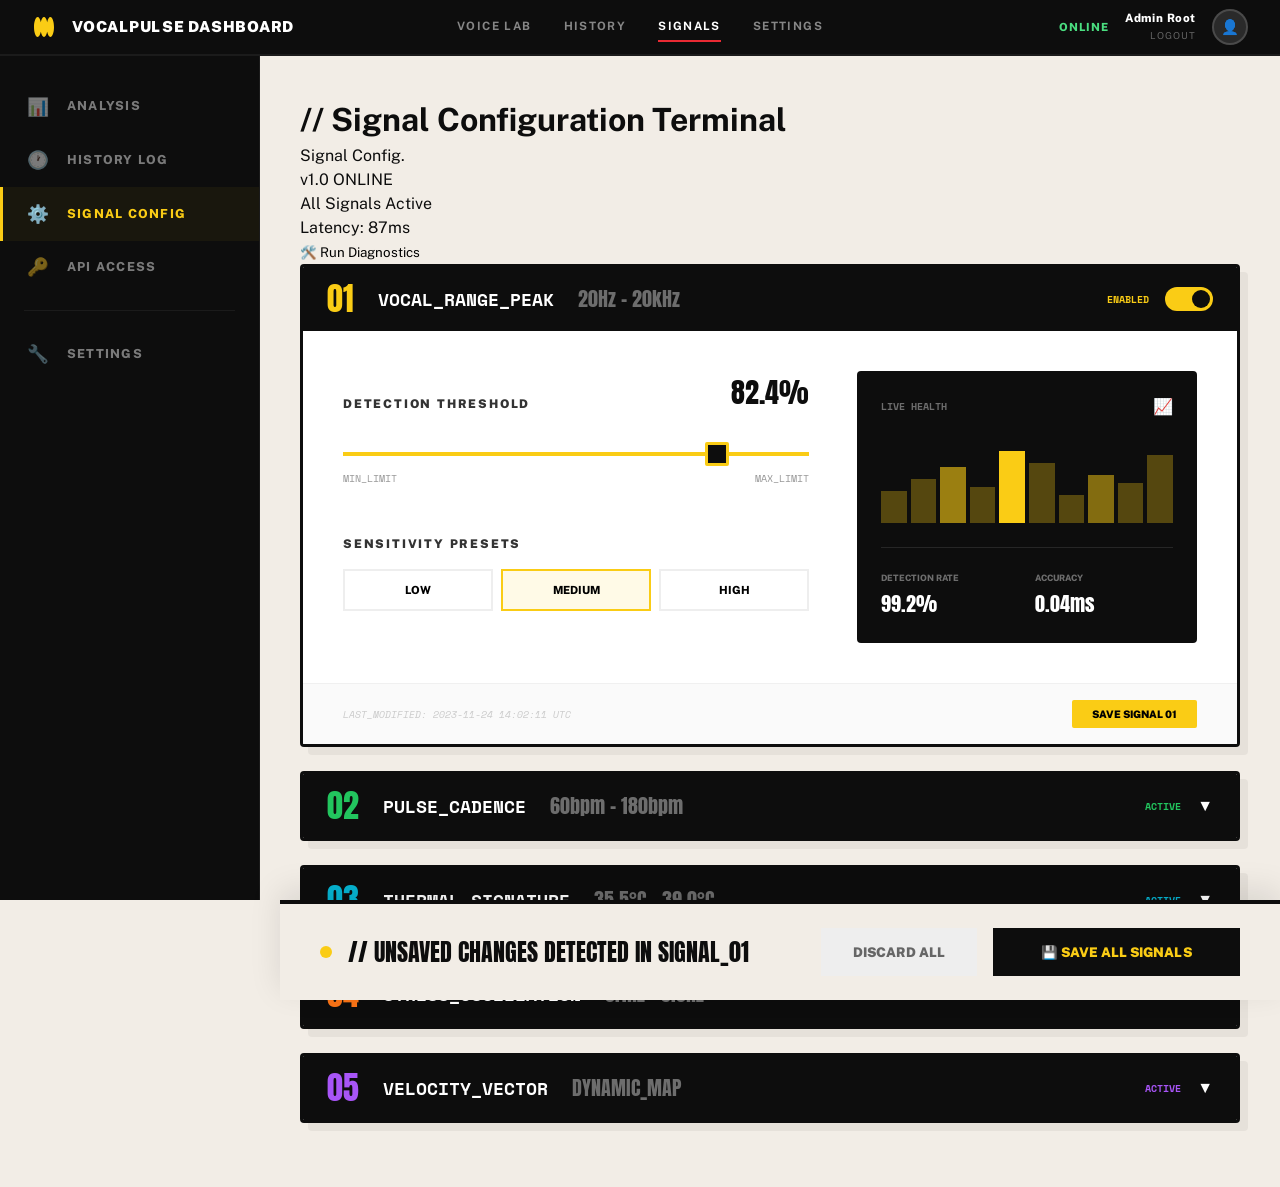
<file: signals.html>
<!DOCTYPE html>
<html lang="en">

<head>
    <meta charset="UTF-8">
    <meta name="viewport" content="width=device-width, initial-scale=1.0">
    <title>Signal Configuration | VocalPulse</title>
    <link rel="stylesheet" href="styles.css">
    <style>
        /* ---- Dashboard Layout Shell ---- */
        /* ---- Dashboard Layout Shell ---- */
        .dash-body {
            background: var(--color-cream);
            margin: 0;
            padding-top: 56px;
            /* Space for fixed topnav */
            padding-left: 260px;
            /* Space for fixed sidebar */
            animation: fadeIn 0.4s ease-out;
        }

        @keyframes fadeIn {
            from {
                opacity: 0;
                transform: translateY(5px);
            }

            to {
                opacity: 1;
                transform: translateY(0);
            }
        }

        /* ---- Top Navigation ---- */
        .dash-topnav {
            position: fixed;
            top: 0;
            left: 0;
            right: 0;
            z-index: 1000;
            height: 56px;
            background: var(--color-black);
            display: flex;
            align-items: center;
            justify-content: space-between;
            padding: 0 2rem;
            border-bottom: 2px solid rgba(255, 255, 255, 0.06);
        }

        .dash-topnav-left {
            display: flex;
            align-items: center;
            gap: 1rem;
        }

        .dash-logo-icon {
            width: 24px;
            height: 24px;
            color: var(--color-yellow);
        }

        .dash-logo-text {
            font-family: var(--font-display);
            font-weight: 900;
            font-size: 0.95rem;
            letter-spacing: 0.05em;
            text-transform: uppercase;
            color: white;
        }

        .dash-topnav-links {
            display: flex;
            align-items: center;
            gap: 2rem;
        }

        .dash-topnav-links a {
            font-size: 0.72rem;
            font-weight: 700;
            letter-spacing: 0.12em;
            text-transform: uppercase;
            color: rgba(255, 255, 255, 0.5);
            transition: var(--transition);
        }

        .dash-topnav-links a:hover,
        .dash-topnav-links a.active {
            color: white;
        }

        .dash-topnav-right {
            display: flex;
            align-items: center;
            gap: 1rem;
        }

        .dash-user {
            display: flex;
            flex-direction: column;
            align-items: flex-end;
        }

        .dash-user-name {
            font-size: 0.72rem;
            font-weight: 800;
            color: white;
            letter-spacing: 0.05em;
        }

        .dash-user-logout {
            font-size: 0.6rem;
            color: rgba(255, 255, 255, 0.35);
            letter-spacing: 0.1em;
            text-transform: uppercase;
            cursor: pointer;
            transition: var(--transition);
        }

        .dash-avatar {
            width: 36px;
            height: 36px;
            border-radius: 50%;
            background: #2a2a2a;
            border: 2px solid rgba(255, 255, 255, 0.15);
            display: flex;
            align-items: center;
            justify-content: center;
            font-size: 0.9rem;
            color: white;
        }

        /* ---- Sidebar ---- */
        .dash-sidebar {
            position: fixed;
            top: 56px;
            left: 0;
            bottom: 0;
            width: 260px;
            background: var(--color-black);
            border-right: 1px solid rgba(255, 255, 255, 0.06);
            display: flex;
            flex-direction: column;
            padding: 1.5rem 0;
            z-index: 900;
            overflow-y: auto;
        }

        .sidebar-nav {
            flex: 1;
        }

        .sidebar-item {
            display: flex;
            align-items: center;
            gap: 1rem;
            padding: 0.85rem 1.5rem;
            font-size: 0.78rem;
            font-weight: 800;
            letter-spacing: 0.1em;
            text-transform: uppercase;
            color: rgba(255, 255, 255, 0.45);
            cursor: pointer;
            transition: var(--transition);
            border-left: 3px solid transparent;
        }

        .sidebar-item:hover {
            color: white;
            background: rgba(255, 255, 255, 0.04);
        }

        .sidebar-item.active {
            color: var(--color-yellow);
            border-left-color: var(--color-yellow);
            background: rgba(250, 204, 21, 0.05);
        }

        .sidebar-icon {
            font-size: 1.1rem;
            width: 24px;
            text-align: center;
        }

        .sidebar-divider {
            height: 1px;
            background: rgba(255, 255, 255, 0.06);
            margin: 1rem 1.5rem;
        }

        /* ---- Signal Card ---- */
        .signal-card {
            background: white;
            border: 3px solid var(--color-black);
            border-radius: 4px;
            margin-bottom: 1.5rem;
            overflow: hidden;
            box-shadow: 8px 8px 0 rgba(0, 0, 0, 0.05);
            transition: var(--transition);
        }

        .signal-card-header {
            background: var(--color-black);
            padding: 1rem 1.5rem;
            display: flex;
            align-items: center;
            justify-content: space-between;
        }

        .signal-id-group {
            display: flex;
            align-items: center;
            gap: 1.5rem;
        }

        .signal-id {
            font-family: var(--font-mono-display);
            font-size: 2rem;
            line-height: 1;
        }

        .id-01 {
            color: var(--color-yellow);
        }

        .id-02 {
            color: #22c55e;
        }

        .id-03 {
            color: #06b6d4;
        }

        .id-04 {
            color: #f97316;
        }

        .id-05 {
            color: #a855f7;
        }

        .signal-name {
            font-family: var(--font-mono);
            color: white;
            font-weight: 700;
            font-size: 1.1rem;
        }

        .signal-range {
            font-family: var(--font-mono-display);
            color: rgba(255, 255, 255, 0.4);
            font-size: 1.25rem;
        }

        .signal-status {
            display: flex;
            align-items: center;
            gap: 1rem;
        }

        .status-label {
            font-family: var(--font-mono);
            font-size: 0.6rem;
            font-weight: 800;
            text-transform: uppercase;
            color: var(--color-yellow);
        }

        .toggle-switch {
            width: 48px;
            height: 24px;
            background: var(--color-yellow);
            border-radius: 24px;
            position: relative;
            cursor: pointer;
        }

        .toggle-knob {
            width: 18px;
            height: 18px;
            background: var(--color-black);
            border-radius: 50%;
            position: absolute;
            top: 3px;
            right: 3px;
            transition: var(--transition);
        }

        .signal-card.collapsed .toggle-knob {
            right: 27px;
            background: rgba(255, 255, 255, 0.4);
        }

        .signal-card.collapsed .toggle-switch {
            background: #444;
        }

        /* ---- Expanded Content ---- */
        .signal-body {
            padding: 2.5rem;
            display: grid;
            grid-template-columns: 1fr 340px;
            gap: 3rem;
        }

        .config-controls {
            display: flex;
            flex-direction: column;
            gap: 2.5rem;
        }

        .control-group {
            display: flex;
            flex-direction: column;
            gap: 1rem;
        }

        .control-label-row {
            display: flex;
            justify-content: space-between;
            align-items: flex-end;
        }

        .control-label {
            font-size: 0.75rem;
            font-weight: 900;
            text-transform: uppercase;
            letter-spacing: 0.15em;
            color: #333;
        }

        .control-value {
            font-family: var(--font-mono-display);
            font-size: 1.75rem;
            color: var(--color-black);
        }

        /* Slider */
        .slider-container {
            position: relative;
            padding: 10px 0;
        }

        .range-slider {
            -webkit-appearance: none;
            width: 100%;
            height: 4px;
            background: var(--color-yellow);
            outline: none;
        }

        .range-slider::-webkit-slider-thumb {
            -webkit-appearance: none;
            width: 24px;
            height: 24px;
            background: var(--color-black);
            border: 3px solid var(--color-yellow);
            cursor: pointer;
            border-radius: 2px;
        }

        .slider-endpoints {
            display: flex;
            justify-content: space-between;
            margin-top: 0.5rem;
            font-family: var(--font-mono);
            font-size: 0.6rem;
            color: #999;
            text-transform: uppercase;
        }

        /* Presets */
        .preset-grid {
            display: flex;
            gap: 0.5rem;
        }

        .btn-preset {
            flex: 1;
            padding: 0.75rem;
            background: white;
            border: 2px solid #eee;
            font-family: var(--font-display);
            font-weight: 800;
            font-size: 0.7rem;
            text-transform: uppercase;
            cursor: pointer;
            transition: var(--transition);
        }

        .btn-preset.active {
            background: rgba(250, 204, 21, 0.1);
            border-color: var(--color-yellow);
        }

        .btn-preset:hover:not(.active) {
            border-color: var(--color-black);
        }

        /* Health Panel */
        .health-panel {
            background: var(--color-black);
            border-radius: 4px;
            padding: 1.5rem;
            display: flex;
            flex-direction: column;
            gap: 1.5rem;
        }

        .health-header {
            display: flex;
            justify-content: space-between;
            align-items: center;
        }

        .health-title {
            font-family: var(--font-mono);
            font-size: 0.65rem;
            font-weight: 800;
            text-transform: uppercase;
            color: rgba(255, 255, 255, 0.4);
        }

        .health-bars {
            height: 80px;
            display: flex;
            align-items: flex-end;
            gap: 4px;
        }

        .health-bar {
            flex: 1;
            background: var(--color-yellow);
            opacity: 0.3;
            transition: height 0.3s ease;
        }

        .health-bar:nth-child(3) {
            height: 70%;
            opacity: 0.6;
        }

        .health-bar:nth-child(5) {
            height: 90%;
            opacity: 1;
        }

        .health-bar:nth-child(8) {
            height: 60%;
            opacity: 0.5;
        }

        .health-metrics {
            display: grid;
            grid-template-columns: 1fr 1fr;
            gap: 1rem;
            border-top: 1px solid rgba(255, 255, 255, 0.1);
            padding-top: 1.5rem;
        }

        .metric-item {
            display: flex;
            flex-direction: column;
            gap: 4px;
        }

        .metric-label {
            font-size: 0.55rem;
            font-weight: 800;
            text-transform: uppercase;
            color: rgba(255, 255, 255, 0.4);
        }

        .metric-value {
            font-family: var(--font-mono-display);
            font-size: 1.25rem;
            color: white;
        }

        /* Footer */
        .signal-card-footer {
            background: #fafafa;
            border-top: 1px solid #f0f0f0;
            padding: 1rem 2.5rem;
            display: flex;
            justify-content: space-between;
            align-items: center;
        }

        .last-modified {
            font-family: var(--font-mono);
            font-size: 0.6rem;
            color: #ccc;
            font-style: italic;
        }

        .btn-card-save {
            background: var(--color-yellow);
            border: none;
            padding: 0.5rem 1.25rem;
            font-family: var(--font-display);
            font-weight: 900;
            font-size: 0.65rem;
            text-transform: uppercase;
            border-radius: 2px;
            cursor: pointer;
        }

        /* Sticky Bar */
        .unsaved-bar {
            position: fixed;
            bottom: 0;
            left: 280px;
            right: 0;
            background: var(--color-cream);
            border-top: 4px solid var(--color-black);
            padding: 1.5rem 2.5rem;
            display: flex;
            align-items: center;
            justify-content: space-between;
            box-shadow: 0 -10px 30px rgba(0, 0, 0, 0.1);
            z-index: 1000;
            transform: translateY(100%);
            transition: transform 0.4s cubic-bezier(0.18, 0.89, 0.32, 1.28);
        }

        .unsaved-bar.visible {
            transform: translateY(0);
        }

        .unsaved-msg {
            display: flex;
            align-items: center;
            gap: 1rem;
        }

        .unsaved-dot {
            width: 12px;
            height: 12px;
            background: var(--color-yellow);
            border-radius: 50%;
            animation: pulse 1s infinite;
        }

        .unsaved-text {
            font-family: var(--font-mono-display);
            font-size: 1.5rem;
            color: var(--color-black);
            text-transform: uppercase;
        }

        .actions-row {
            display: flex;
            gap: 1rem;
        }

        .btn-discard {
            background: #eee;
            color: #666;
            border: none;
            padding: 1rem 2rem;
            font-family: var(--font-display);
            font-weight: 900;
            text-transform: uppercase;
            cursor: pointer;
        }

        .btn-save-all {
            background: var(--color-black);
            color: var(--color-yellow);
            border: none;
            padding: 1rem 3rem;
            font-family: var(--font-display);
            font-weight: 900;
            text-transform: uppercase;
            cursor: pointer;
            display: flex;
            align-items: center;
            gap: 10px;
        }

        /* Responsive */
        @media (max-width: 1100px) {
            .signal-body {
                grid-template-columns: 1fr;
            }

            .health-panel {
                max-width: 400px;
            }
        }
    </style>
</head>

<body class="dash-body">

    <!-- Top Navigation -->
    <header class="dash-topnav">
        <div class="dash-topnav-left">
            <svg class="dash-logo-icon" fill="none" viewBox="0 0 48 48" xmlns="http://www.w3.org/2000/svg">
                <path
                    d="M36.7273 44C33.9891 44 31.6043 39.8386 30.3636 33.69C29.123 39.8386 26.7382 44 24 44C21.2618 44 18.877 39.8386 17.6364 33.69C16.3957 39.8386 14.0109 44 11.2727 44C7.25611 44 4 35.0457 4 24C4 12.9543 7.25611 4 11.2727 4C14.0109 4 16.3957 8.16144 17.6364 14.31C18.877 8.16144 21.2618 4 24 4C26.7382 4 29.123 8.16144 30.3636 14.31C31.6043 8.16144 33.9891 4 36.7273 4C40.7439 4 44 12.9543 44 24C44 35.0457 40.7439 44 36.7273 44Z"
                    fill="currentColor" />
            </svg>
            <div class="dash-logo-text">VocalPulse Dashboard</div>
        </div>
        <nav class="dash-topnav-links">
            <a href="analysis.html">Voice Lab</a>
            <a href="history.html">History</a>
            <a href="signals.html" class="active">Signals</a>
            <a href="settings.html">Settings</a>
        </nav>
        <div class="dash-topnav-right">
            <div class="online-indicator">
                <span class="online-dot pulse"></span> Online
            </div>
            <div class="dash-user">
                <span class="dash-user-name">Admin Root</span>
                <a href="login.html" class="dash-user-logout">Logout</a>
            </div>
            <div class="dash-avatar">👤</div>
        </div>
    </header>

    <!-- Sidebar -->
    <aside class="dash-sidebar">
        <nav class="sidebar-nav">
            <div class="sidebar-item" onclick="window.location.href='dashboard.html'">
                <span class="sidebar-icon">📊</span> Analysis
            </div>
            <div class="sidebar-item" onclick="window.location.href='history.html'">
                <span class="sidebar-icon">🕐</span> History Log
            </div>
            <div class="sidebar-item active">
                <span class="sidebar-icon">⚙️</span> Signal Config
            </div>
            <div class="sidebar-item" onclick="setActive(this)">
                <span class="sidebar-icon">🔑</span> API Access
            </div>
            <div class="sidebar-divider"></div>
            <div class="sidebar-item" onclick="window.location.href='settings.html'">
                <span class="sidebar-icon">🔧</span> Settings
            </div>
        </nav>
    </aside>

    <!-- Main Content -->
    <main class="dash-main">
        <div class="signals-container">

            <!-- Header -->
            <header class="signals-header">
                <h1 class="signals-title">// Signal Configuration Terminal</h1>
                <p class="signals-subtitle">Signal Config.</p>
            </header>

            <!-- Engine Bar -->
            <div class="engine-status-bar">
                <div class="engine-stats">
                    <span class="version-tag">v1.0 ONLINE</span>
                    <div class="stat-item">
                        <div class="status-pill active">
                            <div class="pulse-dot"></div>
                            All Signals Active
                        </div>
                    </div>
                    <div class="stat-item">
                        <div class="status-pill latency">
                            Latency: 87ms
                        </div>
                    </div>
                </div>
                <button class="btn-diagnostics">
                    🛠️ Run Diagnostics
                </button>
            </div>

            <!-- Signal Cards -->
            <div class="signals-list">

                <!-- ID 01 -->
                <div class="signal-card" id="card01">
                    <div class="signal-card-header">
                        <div class="signal-id-group">
                            <span class="signal-id id-01">01</span>
                            <span class="signal-name">VOCAL_RANGE_PEAK</span>
                            <span class="signal-range">20Hz - 20kHz</span>
                        </div>
                        <div class="signal-status">
                            <span class="status-label">Enabled</span>
                            <div class="toggle-switch">
                                <div class="toggle-knob"></div>
                            </div>
                        </div>
                    </div>
                    <div class="signal-body">
                        <div class="config-controls">
                            <div class="control-group">
                                <div class="control-label-row">
                                    <span class="control-label">Detection Threshold</span>
                                    <span class="control-value" id="thresholdVal">82.4%</span>
                                </div>
                                <div class="slider-container">
                                    <input type="range" class="range-slider" value="82" min="0" max="100"
                                        oninput="updateVal(this, 'thresholdVal')">
                                    <div class="slider-endpoints">
                                        <span>Min_Limit</span>
                                        <span>Max_Limit</span>
                                    </div>
                                </div>
                            </div>
                            <div class="control-group">
                                <span class="control-label">Sensitivity Presets</span>
                                <div class="preset-grid">
                                    <button class="btn-preset transition-all">Low</button>
                                    <button class="btn-preset active">Medium</button>
                                    <button class="btn-preset transition-all">High</button>
                                </div>
                            </div>
                        </div>
                        <div class="health-panel">
                            <div class="health-header">
                                <span class="health-title">Live Health</span>
                                <span style="color:var(--color-yellow)">📈</span>
                            </div>
                            <div class="health-bars">
                                <div class="health-bar" style="height: 40%"></div>
                                <div class="health-bar" style="height: 55%"></div>
                                <div class="health-bar" style="height: 70%"></div>
                                <div class="health-bar" style="height: 45%"></div>
                                <div class="health-bar" style="height: 90%"></div>
                                <div class="health-bar" style="height: 75%"></div>
                                <div class="health-bar" style="height: 35%"></div>
                                <div class="health-bar" style="height: 60%"></div>
                                <div class="health-bar" style="height: 50%"></div>
                                <div class="health-bar" style="height: 85%"></div>
                            </div>
                            <div class="health-metrics">
                                <div class="metric-item">
                                    <span class="metric-label">Detection Rate</span>
                                    <span class="metric-value">99.2%</span>
                                </div>
                                <div class="metric-item">
                                    <span class="metric-label">Accuracy</span>
                                    <span class="metric-value">0.04ms</span>
                                </div>
                            </div>
                        </div>
                    </div>
                    <div class="signal-card-footer">
                        <span class="last-modified">LAST_MODIFIED: 2023-11-24 14:02:11 UTC</span>
                        <button class="btn-card-save" onclick="saveOne()">Save Signal 01</button>
                    </div>
                </div>

                <!-- ID 02 - Collapsed Mockup -->
                <div class="signal-card collapsed">
                    <div class="signal-card-header">
                        <div class="signal-id-group">
                            <span class="signal-id id-02">02</span>
                            <span class="signal-name">PULSE_CADENCE</span>
                            <span class="signal-range">60bpm - 180bpm</span>
                        </div>
                        <div class="signal-status">
                            <span class="status-label" style="color:#22c55e">Active</span>
                            <span style="color:white; cursor:pointer">▼</span>
                        </div>
                    </div>
                </div>

                <!-- ID 03 - Collapsed Mockup -->
                <div class="signal-card collapsed">
                    <div class="signal-card-header">
                        <div class="signal-id-group">
                            <span class="signal-id id-03">03</span>
                            <span class="signal-name">THERMAL_SIGNATURE</span>
                            <span class="signal-range">35.5°C - 39.0°C</span>
                        </div>
                        <div class="signal-status">
                            <span class="status-label" style="color:#06b6d4">Active</span>
                            <span style="color:white; cursor:pointer">▼</span>
                        </div>
                    </div>
                </div>

                <!-- ID 04 - Collapsed Mockup -->
                <div class="signal-card collapsed">
                    <div class="signal-card-header">
                        <div class="signal-id-group">
                            <span class="signal-id id-04">04</span>
                            <span class="signal-name">STRESS_OSCILLATION</span>
                            <span class="signal-range">0.1Hz - 5.0Hz</span>
                        </div>
                        <div class="signal-status">
                            <span class="status-label" style="color:#f97316">Active</span>
                            <span style="color:white; cursor:pointer">▼</span>
                        </div>
                    </div>
                </div>

                <!-- ID 05 - Collapsed Mockup -->
                <div class="signal-card collapsed">
                    <div class="signal-card-header">
                        <div class="signal-id-group">
                            <span class="signal-id id-05">05</span>
                            <span class="signal-name">VELOCITY_VECTOR</span>
                            <span class="signal-range">DYNAMIC_MAP</span>
                        </div>
                        <div class="signal-status">
                            <span class="status-label" style="color:#a855f7">Active</span>
                            <span style="color:white; cursor:pointer">▼</span>
                        </div>
                    </div>
                </div>

            </div>
        </div>
    </main>

    <!-- Unsaved Changes Bar -->
    <footer class="unsaved-bar" id="unsavedBar">
        <div class="unsaved-msg">
            <div class="unsaved-dot"></div>
            <div class="unsaved-text">// Unsaved changes detected in Signal_01</div>
        </div>
        <div class="actions-row">
            <button class="btn-discard" onclick="discardChanges()">Discard All</button>
            <button class="btn-save-all" onclick="saveAll()">
                💾 Save All Signals
            </button>
        </div>
    </footer>

    <script>
        let hasChanges = false;
        const bar = document.getElementById('unsavedBar');

        function updateVal(input, targetId) {
            document.getElementById(targetId).textContent = input.value + '.4%';
            showBar();
        }

        function showBar() {
            if (!hasChanges) {
                hasChanges = true;
                bar.classList.add('visible');
            }
        }

        function discardChanges() {
            hasChanges = false;
            bar.classList.remove('visible');
            // Reset to original values
            document.getElementById('thresholdVal').textContent = '82.4%';
        }

        function saveOne() {
            alert('Signal 01 Configuration Saved.');
            discardChanges();
        }

        function saveAll() {
            alert('All Signal Configurations Synchronized.');
            discardChanges();
        }

        // Live bars animation simulation
        function randomizeBars() {
            const bars = document.querySelectorAll('.health-bar');
            bars.forEach(bar => {
                const height = Math.floor(Math.random() * 70) + 20;
                bar.style.height = height + '%';
            });
        }
        setInterval(randomizeBars, 2000);
    </script>
</body>

</html>
</file>
<file: styles.css>
/* ===========================
   VOCALPULSE — Design System
   =========================== */

@import url('https://fonts.googleapis.com/css2?family=Public+Sans:ital,wght@0,100..900;1,100..900&family=Anton&family=Space+Mono:wght@400;700&display=swap');

/* ---- CSS Variables ---- */
:root {
  --color-primary: #ea2a33;
  --color-yellow: #FACC15;
  --color-black: #0D0D0D;
  --color-dark-bg: #111111;
  --color-dark-card: #1A1A1A;
  --color-cream: #F2EDE6;
  --color-cream-dark: #E8E2DA;
  --color-white: #FFFFFF;
  --color-text-muted: rgba(255, 255, 255, 0.45);
  --color-border-light: rgba(255, 255, 255, 0.1);

  --font-display: 'Public Sans', sans-serif;
  --font-mono-display: 'Anton', sans-serif;
  --font-mono: 'Space Mono', monospace;

  --transition: all 0.2s ease;
  --shadow-hard: 4px 4px 0 rgba(0, 0, 0, 1);
  --shadow-glow-yellow: 0 0 30px rgba(250, 204, 21, 0.25);
  --shadow-glow-red: 0 0 30px rgba(234, 42, 51, 0.25);
}

/* ---- Reset ---- */
*,
*::before,
*::after {
  box-sizing: border-box;
  margin: 0;
  padding: 0;
}

html {
  scroll-behavior: smooth;
}

body {
  font-family: var(--font-display);
  background: var(--color-cream);
  color: var(--color-black);
  line-height: 1.5;
  -webkit-font-smoothing: antialiased;
}

a {
  text-decoration: none;
  color: inherit;
}

button {
  cursor: pointer;
  border: none;
  background: none;
  font-family: var(--font-display);
}

input {
  font-family: var(--font-display);
}

/* ---- Scrollbar ---- */
::-webkit-scrollbar {
  width: 6px;
}

::-webkit-scrollbar-track {
  background: var(--color-black);
}

::-webkit-scrollbar-thumb {
  background: var(--color-primary);
  border-radius: 3px;
}

/* ---- Utility: Marquee ---- */
.marquee-wrapper {
  overflow: hidden;
  background: var(--color-black);
  padding: 14px 0;
  border-top: 2px solid var(--color-primary);
  border-bottom: 2px solid var(--color-primary);
  white-space: nowrap;
}

.marquee-track {
  display: inline-flex;
  animation: marqueeScroll 20s linear infinite;
  gap: 0;
}

.marquee-track span {
  font-family: var(--font-display);
  font-weight: 800;
  font-size: 0.75rem;
  letter-spacing: 0.25em;
  text-transform: uppercase;
  color: var(--color-white);
  padding: 0 2rem;
}

.marquee-track span.dot {
  color: var(--color-yellow);
  padding: 0;
}

@keyframes marqueeScroll {
  0% {
    transform: translateX(0);
  }

  100% {
    transform: translateX(-50%);
  }
}

/* ---- Shared Nav (Public Facing) ---- */
.nav {
  position: sticky;
  top: 0;
  z-index: 1000;
  display: flex;
  align-items: center;
  justify-content: space-between;
  padding: 0 2.5rem;
  height: 64px;
  border-bottom: 2px solid rgba(0, 0, 0, 0.08);
  backdrop-filter: blur(10px);
}

/* ... existing public nav styles ... */

/* ============================================================ */
/* =================== UNIVERSAL ADMIN SHELL =================== */
/* ============================================================ */

/* ---- Core Layout Container ---- */
.dash-body {
  background: var(--color-cream);
  margin: 0;
  padding-top: 64px;
  /* Matches Topnav Height */
  padding-left: 260px;
  /* Matches Sidebar Width */
  min-height: 100vh;
  animation: fadeIn 0.4s ease-out;
}

@keyframes fadeIn {
  from {
    opacity: 0;
    transform: translateY(5px);
  }

  to {
    opacity: 1;
    transform: translateY(0);
  }
}

/* ---- Fixed Top Navigation (Admin) ---- */
.dash-topnav {
  position: fixed;
  top: 0;
  left: 0;
  right: 0;
  z-index: 2000;
  height: 64px;
  background: var(--color-black);
  display: flex;
  align-items: center;
  justify-content: space-between;
  padding: 0 2.5rem;
  border-bottom: 2px solid rgba(255, 255, 255, 0.08);
}

.dash-topnav-left {
  display: flex;
  align-items: center;
  gap: 1.25rem;
  width: 320px;
  /* Fixed width to prevent link shifting */
}

.dash-logo-icon {
  width: 28px;
  height: 28px;
  color: var(--color-yellow);
}

.dash-logo-text {
  font-family: var(--font-display);
  font-weight: 900;
  font-size: 1.1rem;
  letter-spacing: 0.05em;
  text-transform: uppercase;
  color: white;
}

.dash-topnav-links {
  display: flex;
  align-items: center;
  gap: 2.5rem;
  flex: 1;
  justify-content: center;
}

.dash-topnav-links a {
  font-size: 0.78rem;
  font-weight: 700;
  letter-spacing: 0.12em;
  text-transform: uppercase;
  color: rgba(255, 255, 255, 0.5);
  transition: var(--transition);
  position: relative;
}

.dash-topnav-links a:hover,
.dash-topnav-links a.active {
  color: white;
}

.dash-topnav-links a.active::after {
  content: '';
  position: absolute;
  bottom: -6px;
  left: 0;
  right: 0;
  height: 2px;
  background: var(--color-primary);
}

/* Fixed-width container for user-info on the right */
.dash-topnav-right {
  display: flex;
  align-items: center;
  justify-content: flex-end;
  gap: 1.5rem;
  width: 320px;
  /* Matches left width to perfectly center the links */
}

.online-indicator {
  display: flex;
  align-items: center;
  gap: 8px;
  font-size: 0.7rem;
  font-weight: 800;
  color: #4ade80;
  text-transform: uppercase;
  letter-spacing: 0.1em;
}

.dash-user {
  display: flex;
  flex-direction: column;
  align-items: flex-end;
  gap: 2px;
}

.dash-user-name {
  font-size: 0.78rem;
  font-weight: 800;
  color: white;
  letter-spacing: 0.05em;
}

.dash-user-logout {
  font-size: 0.65rem;
  color: rgba(255, 255, 255, 0.4);
  text-transform: uppercase;
  letter-spacing: 0.1em;
  transition: var(--transition);
}

.dash-avatar {
  width: 38px;
  height: 38px;
  background: #222;
  border: 2px solid rgba(255, 255, 255, 0.1);
  border-radius: 50%;
  display: flex;
  align-items: center;
  justify-content: center;
  font-size: 1rem;
}

/* ---- Fixed Sidebar (Admin) ---- */
.dash-sidebar {
  position: fixed;
  top: 64px;
  left: 0;
  bottom: 0;
  width: 260px;
  background: var(--color-black);
  border-right: 1px solid rgba(255, 255, 255, 0.08);
  display: flex;
  flex-direction: column;
  padding: 2rem 0;
  z-index: 1000;
  overflow-y: auto;
}

.sidebar-nav {
  display: flex;
  flex-direction: column;
  flex: 1;
}

.sidebar-item {
  display: flex;
  align-items: center;
  gap: 1.25rem;
  padding: 1rem 2rem;
  font-size: 0.85rem;
  font-weight: 800;
  text-transform: uppercase;
  letter-spacing: 0.1em;
  color: rgba(255, 255, 255, 0.4);
  cursor: pointer;
  transition: var(--transition);
  border-left: 4px solid transparent;
}

.sidebar-item:hover {
  background: rgba(255, 255, 255, 0.05);
  color: white;
}

.sidebar-item.active {
  background: rgba(250, 204, 21, 0.08);
  color: var(--color-yellow);
  border-left-color: var(--color-yellow);
}

.sidebar-icon {
  font-size: 1.25rem;
  width: 30px;
  text-align: center;
}

.sidebar-divider {
  height: 1px;
  background: rgba(255, 255, 255, 0.08);
  margin: 1.5rem 2rem;
}

.dash-main {
  padding: 2.5rem;
  max-width: 1600px;
  margin: 0 auto;
}

/* ---- Buttons ---- */
.btn {
  display: inline-flex;
  align-items: center;
  justify-content: center;
  gap: 8px;
  font-family: var(--font-display);
  font-weight: 800;
  font-size: 0.75rem;
  letter-spacing: 0.15em;
  text-transform: uppercase;
  padding: 10px 22px;
  border-radius: 3px;
  transition: var(--transition);
  cursor: pointer;
  border: 2px solid transparent;
}

.btn-primary {
  background: var(--color-primary);
  color: white;
}

.btn-primary:hover {
  background: #c72028;
  transform: translateY(-1px);
  box-shadow: var(--shadow-glow-red);
}

.btn-yellow {
  background: var(--color-yellow);
  color: var(--color-black);
}

.btn-yellow:hover {
  filter: brightness(1.07);
  transform: translateY(-1px);
  box-shadow: var(--shadow-glow-yellow);
}

.btn-dark {
  background: var(--color-black);
  color: white;
}

.btn-dark:hover {
  background: #2a2a2a;
  transform: translateY(-1px);
}

.btn-outline {
  background: transparent;
  border-color: currentColor;
  color: inherit;
}

.btn-outline:hover {
  background: var(--color-black);
  color: white;
  border-color: var(--color-black);
}

.btn-outline-white {
  background: transparent;
  border-color: rgba(255, 255, 255, 0.4);
  color: rgba(255, 255, 255, 0.7);
}

.btn-outline-white:hover {
  border-color: white;
  color: white;
}

/* ---- Stat Badge ---- */
.status-badge {
  display: inline-flex;
  align-items: center;
  font-size: 0.62rem;
  font-weight: 800;
  letter-spacing: 0.15em;
  text-transform: uppercase;
  padding: 3px 10px;
  border-radius: 2px;
}

.badge-human {
  background: var(--color-yellow);
  color: var(--color-black);
}

.badge-synthetic {
  background: var(--color-primary);
  color: white;
}

.badge-detected {
  background: var(--color-black);
  color: var(--color-yellow);
}

.badge-missing {
  border: 1px solid rgba(0, 0, 0, 0.2);
  color: rgba(0, 0, 0, 0.4);
}

.badge-active {
  background: #16a34a;
  color: white;
  font-size: 0.6rem;
}

.badge-degraded {
  background: #7f1d1d;
  color: white;
  font-size: 0.6rem;
}

.badge-online {
  background: #16a34a;
  color: white;
}

/* ---- Waveform Animation ---- */
@keyframes waveShift {
  0% {
    d: path("M0 60 Q 15 10, 30 60 T 60 60 T 90 50 T 120 70 T 150 10 T 180 110 T 210 60 T 240 30 T 270 90 T 300 60 T 330 20 T 360 100 T 390 60 T 420 50 T 450 70 T 480 60 T 510 40 T 540 80 T 570 60 T 600 60");
  }

  50% {
    d: path("M0 60 Q 15 100, 30 60 T 60 50 T 90 70 T 120 30 T 150 90 T 180 20 T 210 80 T 240 60 T 270 40 T 300 70 T 330 50 T 360 80 T 390 40 T 420 70 T 450 50 T 480 60 T 510 70 T 540 50 T 570 60 T 600 60");
  }

  100% {
    d: path("M0 60 Q 15 10, 30 60 T 60 60 T 90 50 T 120 70 T 150 10 T 180 110 T 210 60 T 240 30 T 270 90 T 300 60 T 330 20 T 360 100 T 390 60 T 420 50 T 450 70 T 480 60 T 510 40 T 540 80 T 570 60 T 600 60");
  }
}

/* ---- Pulsing dot ---- */
@keyframes pulse {

  0%,
  100% {
    opacity: 1;
    transform: scale(1);
  }

  50% {
    opacity: 0.5;
    transform: scale(0.85);
  }
}

.pulse {
  animation: pulse 1.4s ease-in-out infinite;
}

/* ---- Fade-in on scroll ---- */
.fade-up {
  opacity: 0;
  transform: translateY(28px);
  transition: opacity 0.6s ease, transform 0.6s ease;
}

.fade-up.visible {
  opacity: 1;
  transform: translateY(0);
}

/* ---- Striped bar ---- */
.striped-bar {
  background: repeating-linear-gradient(45deg,
      transparent,
      transparent 10px,
      rgba(0, 0, 0, 0.15) 10px,
      rgba(0, 0, 0, 0.15) 20px);
}

/* ---- Footer ---- */
.footer {
  background: var(--color-black);
  color: rgba(255, 255, 255, 0.5);
  padding: 2.5rem 4rem;
  display: flex;
  align-items: center;
  justify-content: space-between;
  flex-wrap: wrap;
  gap: 1.5rem;
  border-top: 2px solid rgba(255, 255, 255, 0.06);
}

.footer-links {
  display: flex;
  gap: 2rem;
  flex-wrap: wrap;
}

.footer-links a {
  font-size: 0.72rem;
  font-weight: 700;
  letter-spacing: 0.1em;
  text-transform: uppercase;
  color: rgba(255, 255, 255, 0.45);
  transition: var(--transition);
}

.footer-links a:hover {
  color: white;
}

.footer-copy {
  font-size: 0.7rem;
  letter-spacing: 0.05em;
}

/* ---- Responsive ---- */
@media (max-width: 768px) {
  .nav-links {
    display: none;
  }

  .footer {
    flex-direction: column;
    align-items: flex-start;
  }
}
</file>
